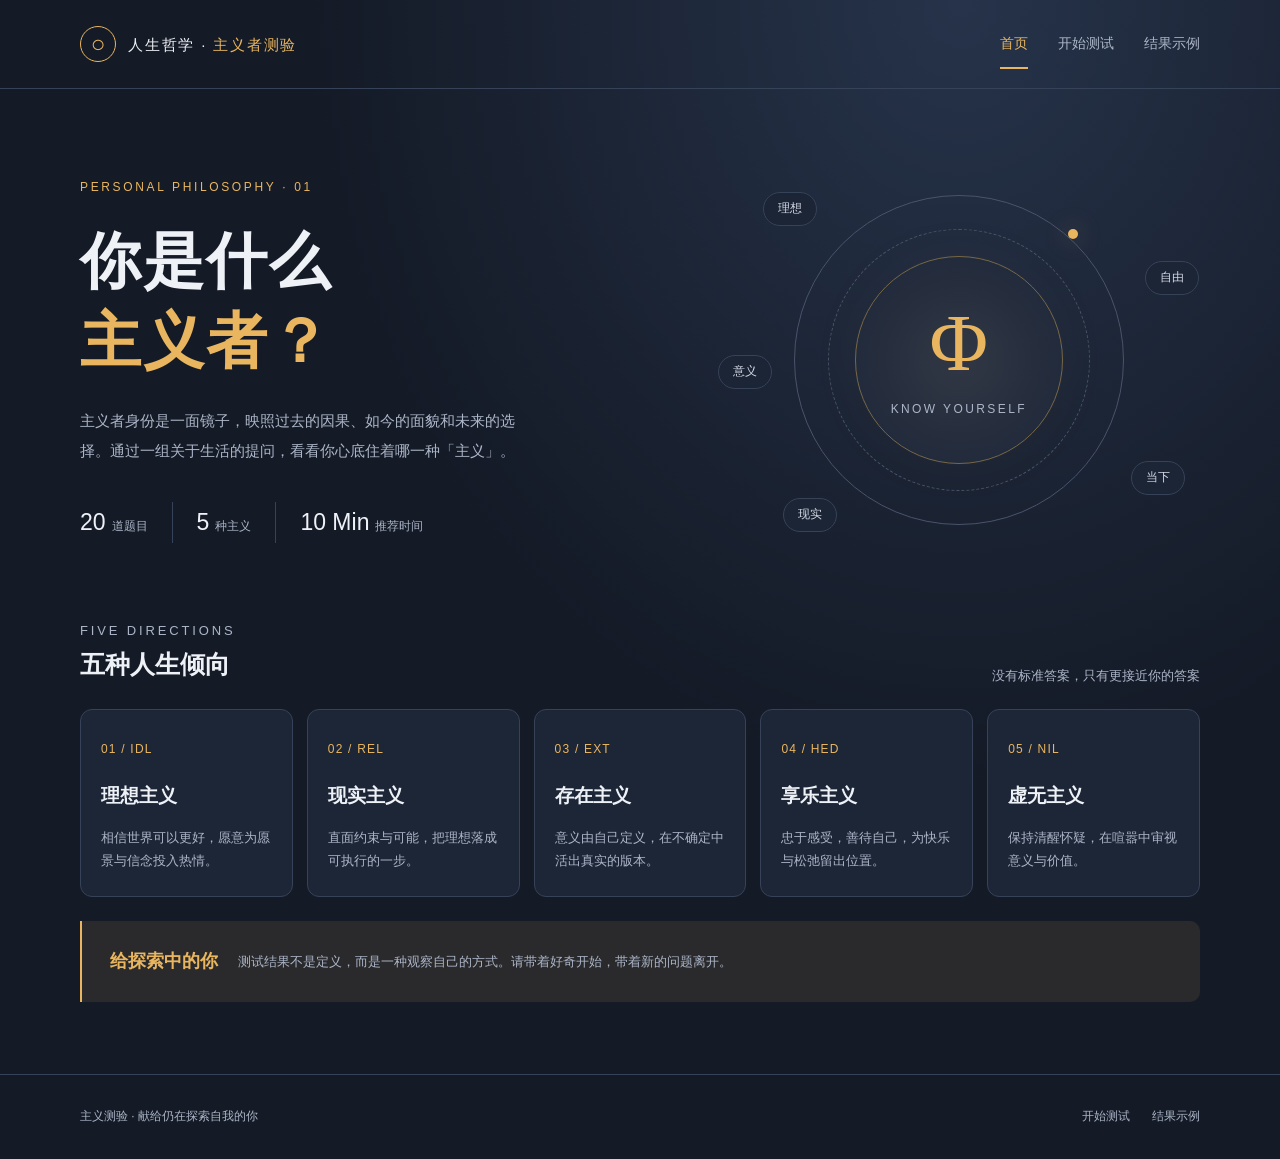
<file: index.html>
<!DOCTYPE html>
<html lang="zh-CN">
<head>
  <meta charset="UTF-8">
  <meta name="viewport" content="width=device-width, initial-scale=1.0">
  <title>主义者测验｜人生哲学测试</title>
  <link rel="stylesheet" href="css/main.css">
</head>
<body>
  <!-- 首页布局：成员一负责；公共样式位于 css/main.css。 -->
  <header class="site-header">
    <div class="container header-inner">
      <div class="brand">
        <span class="brand-mark">○</span>
        <span class="brand-name">人生哲学 · <b>主义者测验</b></span>
      </div>
      <div class="site-nav" aria-label="栏目展示">
        <span aria-current="page">首页</span>
        <span>开始测试</span>
        <span>结果示例</span>
      </div>
    </div>
  </header>

  <main>
    <section class="container hero">
      <div>
        <p class="eyebrow">PERSONAL PHILOSOPHY · 01</p>
        <h1>你是什么<br><span>主义者？</span></h1>
        <p class="hero-description">主义者身份是一面镜子，映照过去的因果、如今的面貌和未来的选择。通过一组关于生活的提问，看看你心底住着哪一种「主义」。</p>
        <div class="hero-facts" aria-label="测试信息">
          <p><strong>20</strong>道题目</p>
          <p><strong>5</strong>种主义</p>
          <p><strong>10 Min</strong>推荐时间</p>
        </div>
      </div>
      <div class="hero-art" aria-label="人生哲学装饰图形">
        <div class="orbit"></div>
        <span class="orbit-label label-one">理想</span>
        <span class="orbit-label label-two">自由</span>
        <span class="orbit-label label-three">当下</span>
        <span class="orbit-label label-four">现实</span>
        <span class="orbit-label label-five">意义</span>
        <div class="art-center"><span class="art-symbol">Φ</span><span class="art-caption">KNOW YOURSELF</span></div>
      </div>
    </section>

    <section class="container" id="about">
      <div class="section-heading">
        <div><p class="eyebrow">FIVE DIRECTIONS</p><h2>五种人生倾向</h2></div>
        <p>没有标准答案，只有更接近你的答案</p>
      </div>
      <div class="philosophy-grid">
        <article class="philosophy-card"><span class="card-index">01 / IDL</span><h3>理想主义</h3><p>相信世界可以更好，愿意为愿景与信念投入热情。</p></article>
        <article class="philosophy-card"><span class="card-index">02 / REL</span><h3>现实主义</h3><p>直面约束与可能，把理想落成可执行的一步。</p></article>
        <article class="philosophy-card"><span class="card-index">03 / EXT</span><h3>存在主义</h3><p>意义由自己定义，在不确定中活出真实的版本。</p></article>
        <article class="philosophy-card"><span class="card-index">04 / HED</span><h3>享乐主义</h3><p>忠于感受，善待自己，为快乐与松弛留出位置。</p></article>
        <article class="philosophy-card"><span class="card-index">05 / NIL</span><h3>虚无主义</h3><p>保持清醒怀疑，在喧嚣中审视意义与价值。</p></article>
      </div>
      <div class="home-note"><h2>给探索中的你</h2><p>测试结果不是定义，而是一种观察自己的方式。请带着好奇开始，带着新的问题离开。</p></div>
    </section>
  </main>

  <footer class="site-footer">
    <div class="container footer-inner"><span>主义测验 · 献给仍在探索自我的你</span><span class="footer-links"><span>开始测试</span><span>结果示例</span></span></div>
  </footer>
</body>
</html>
</file>
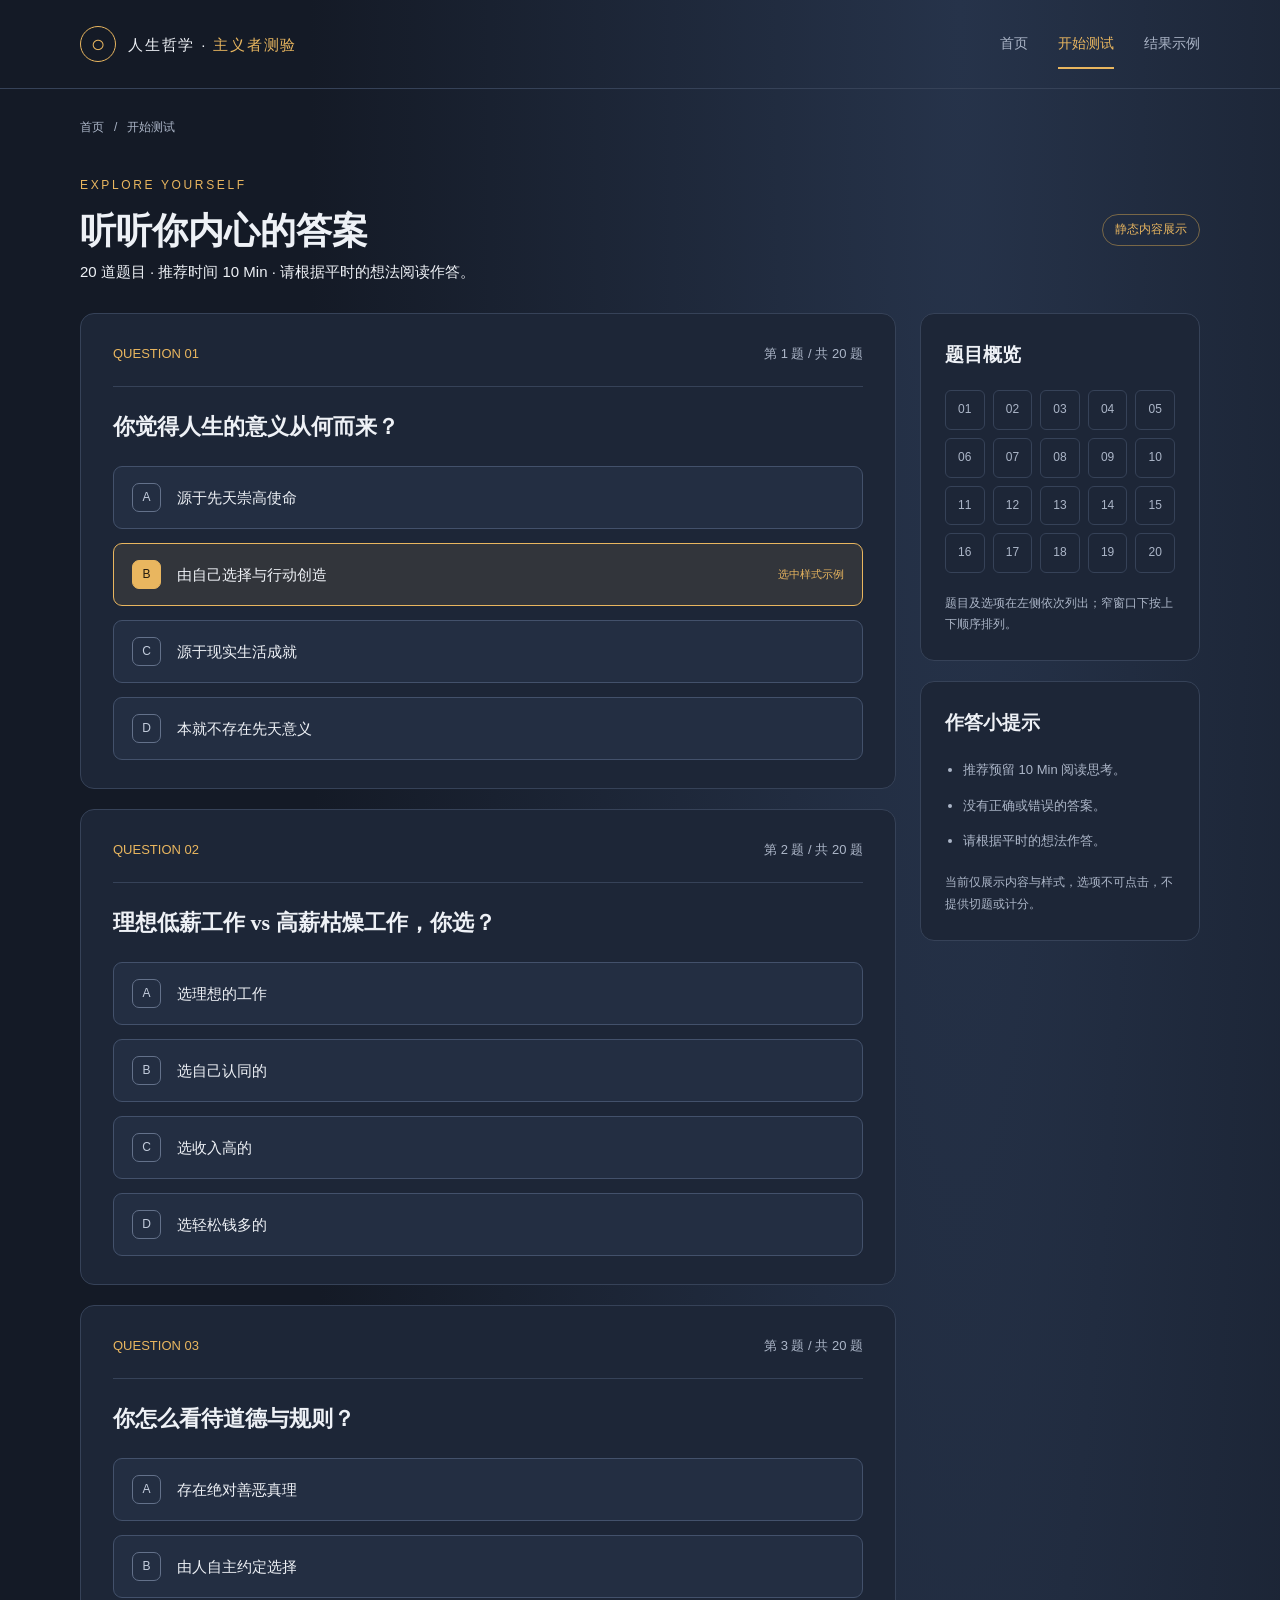
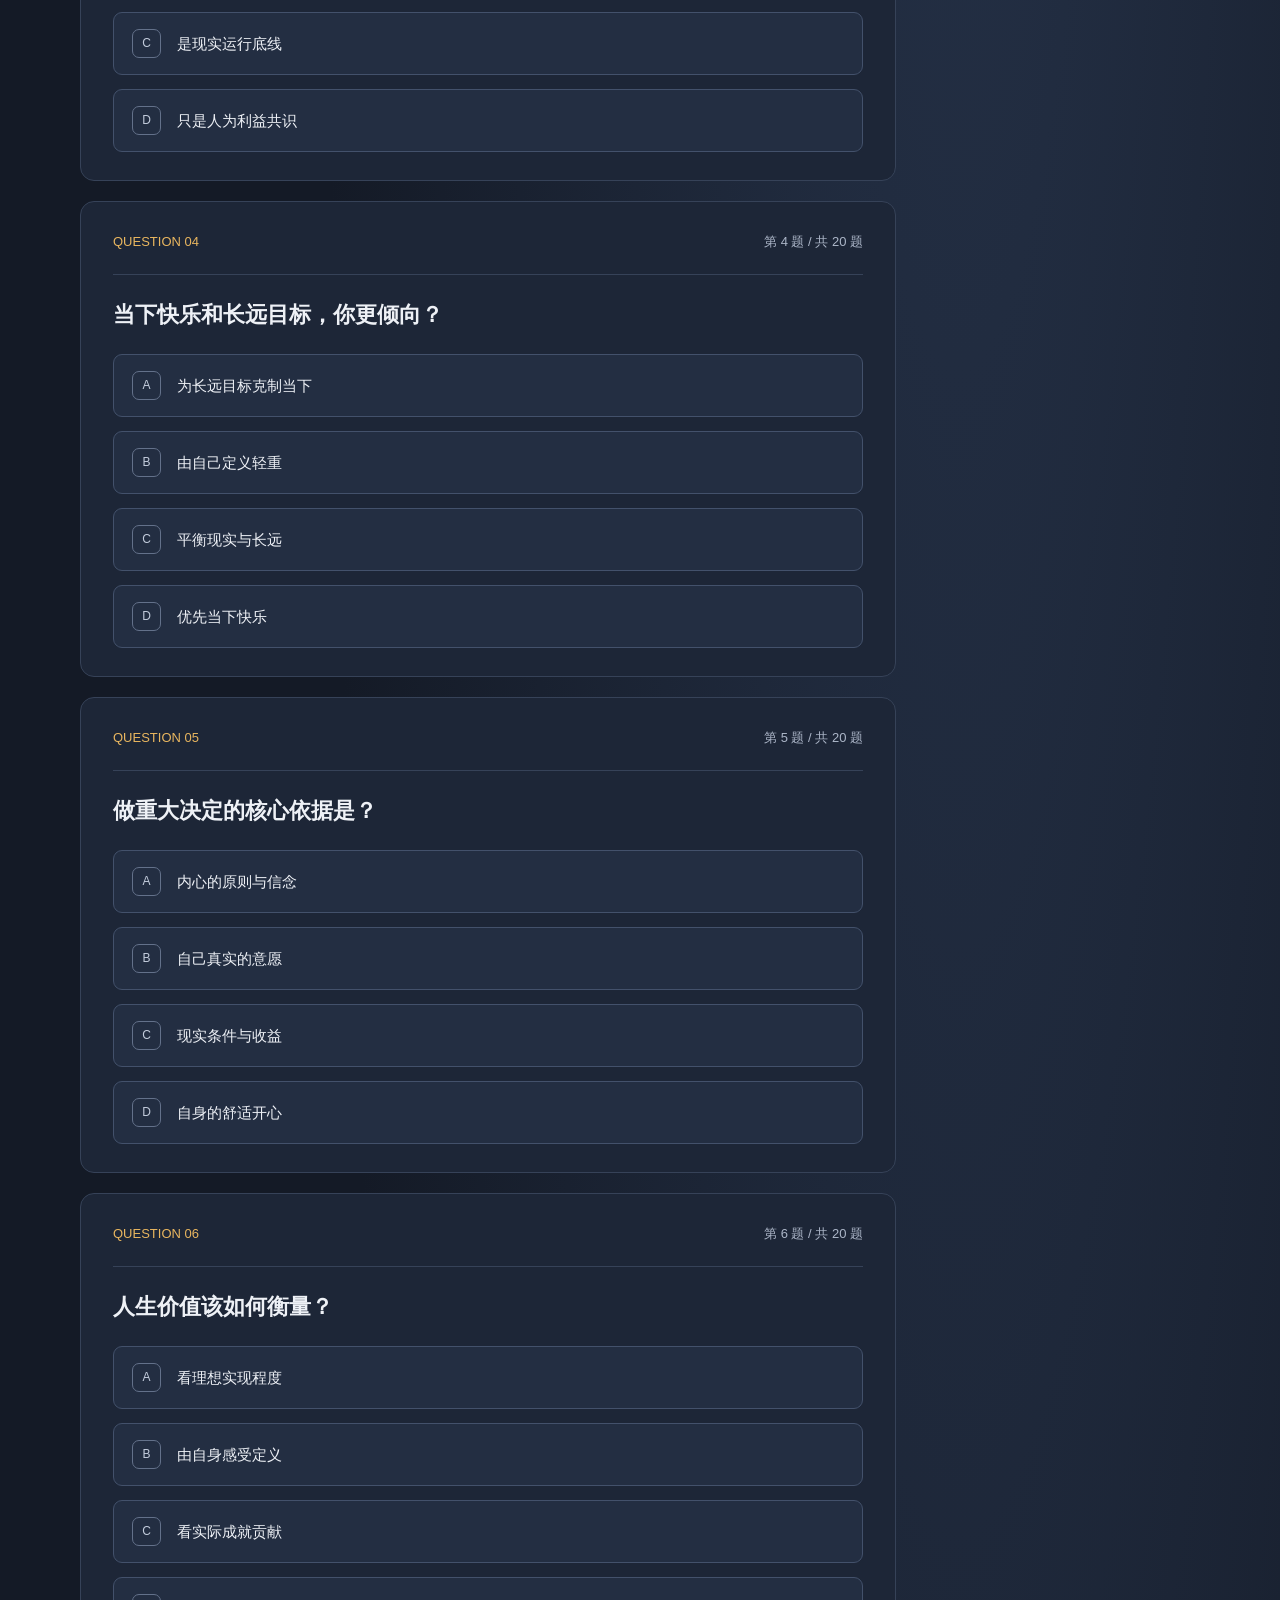
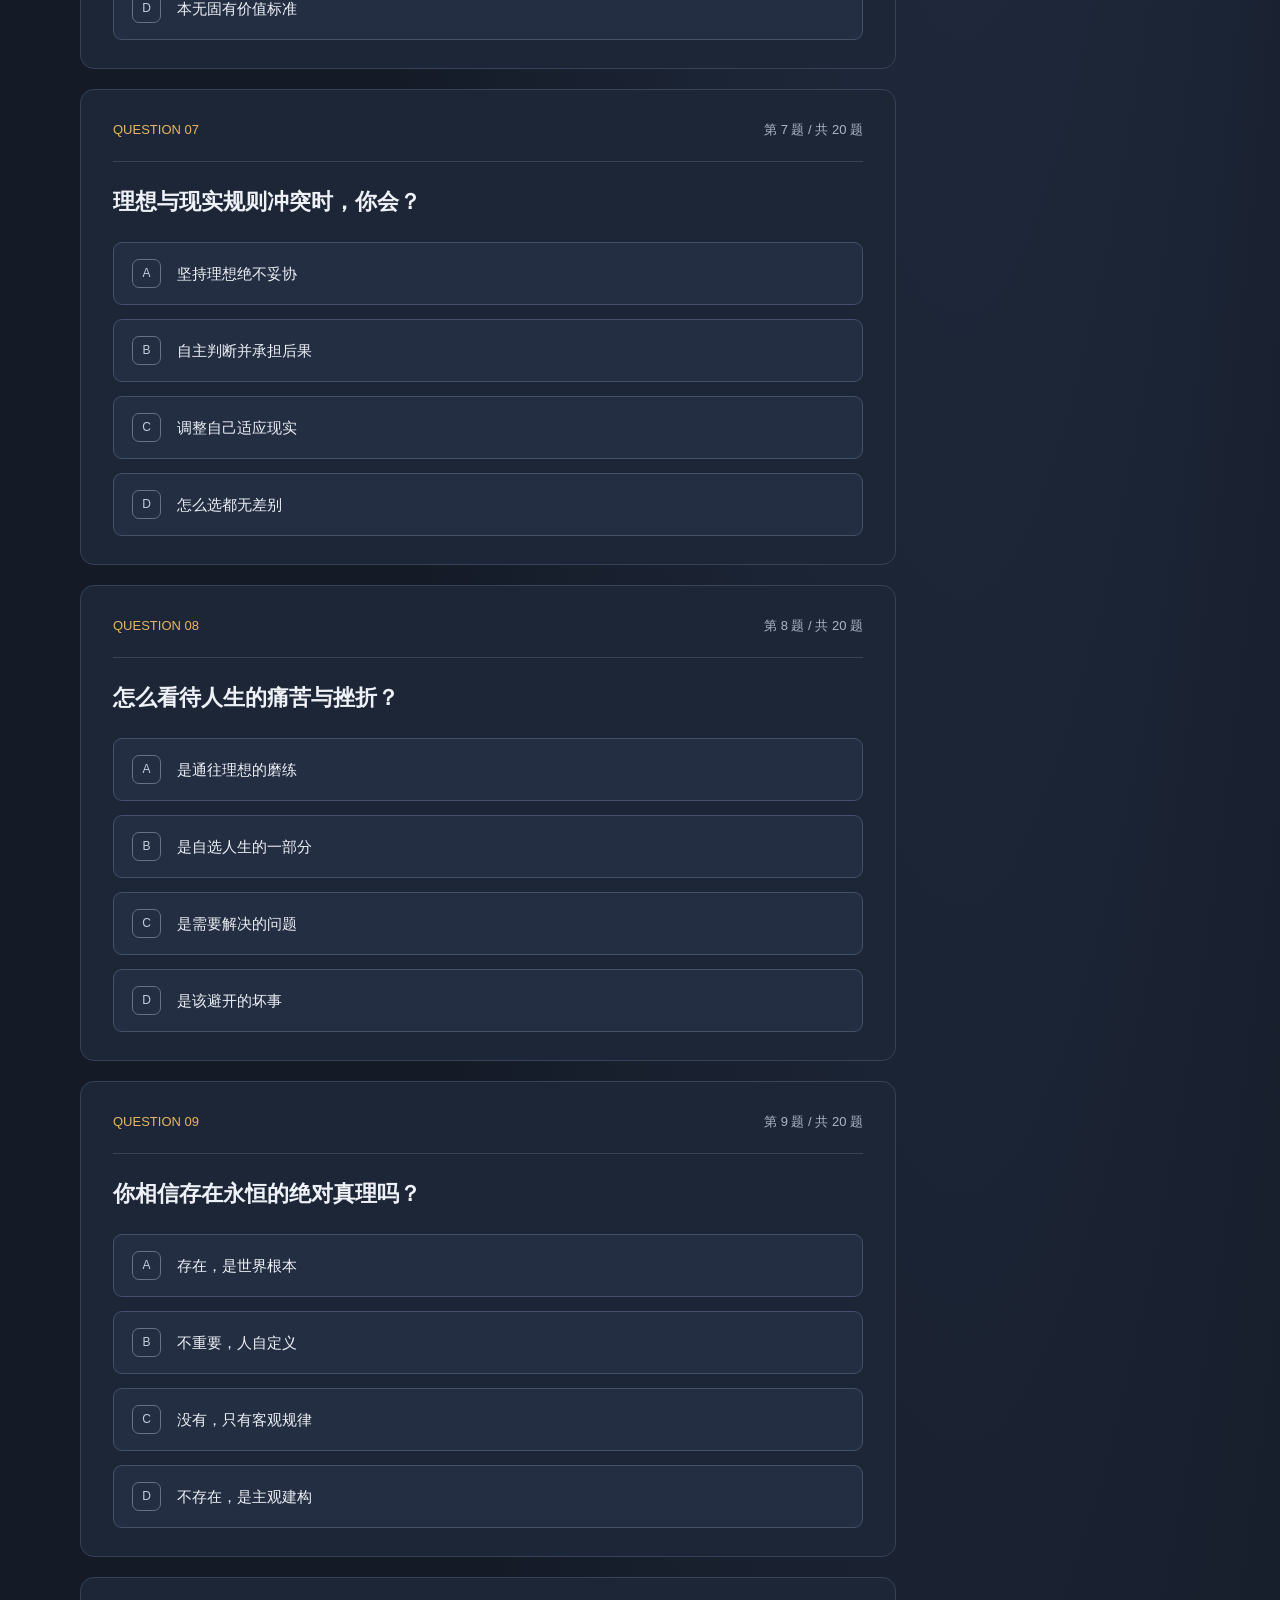
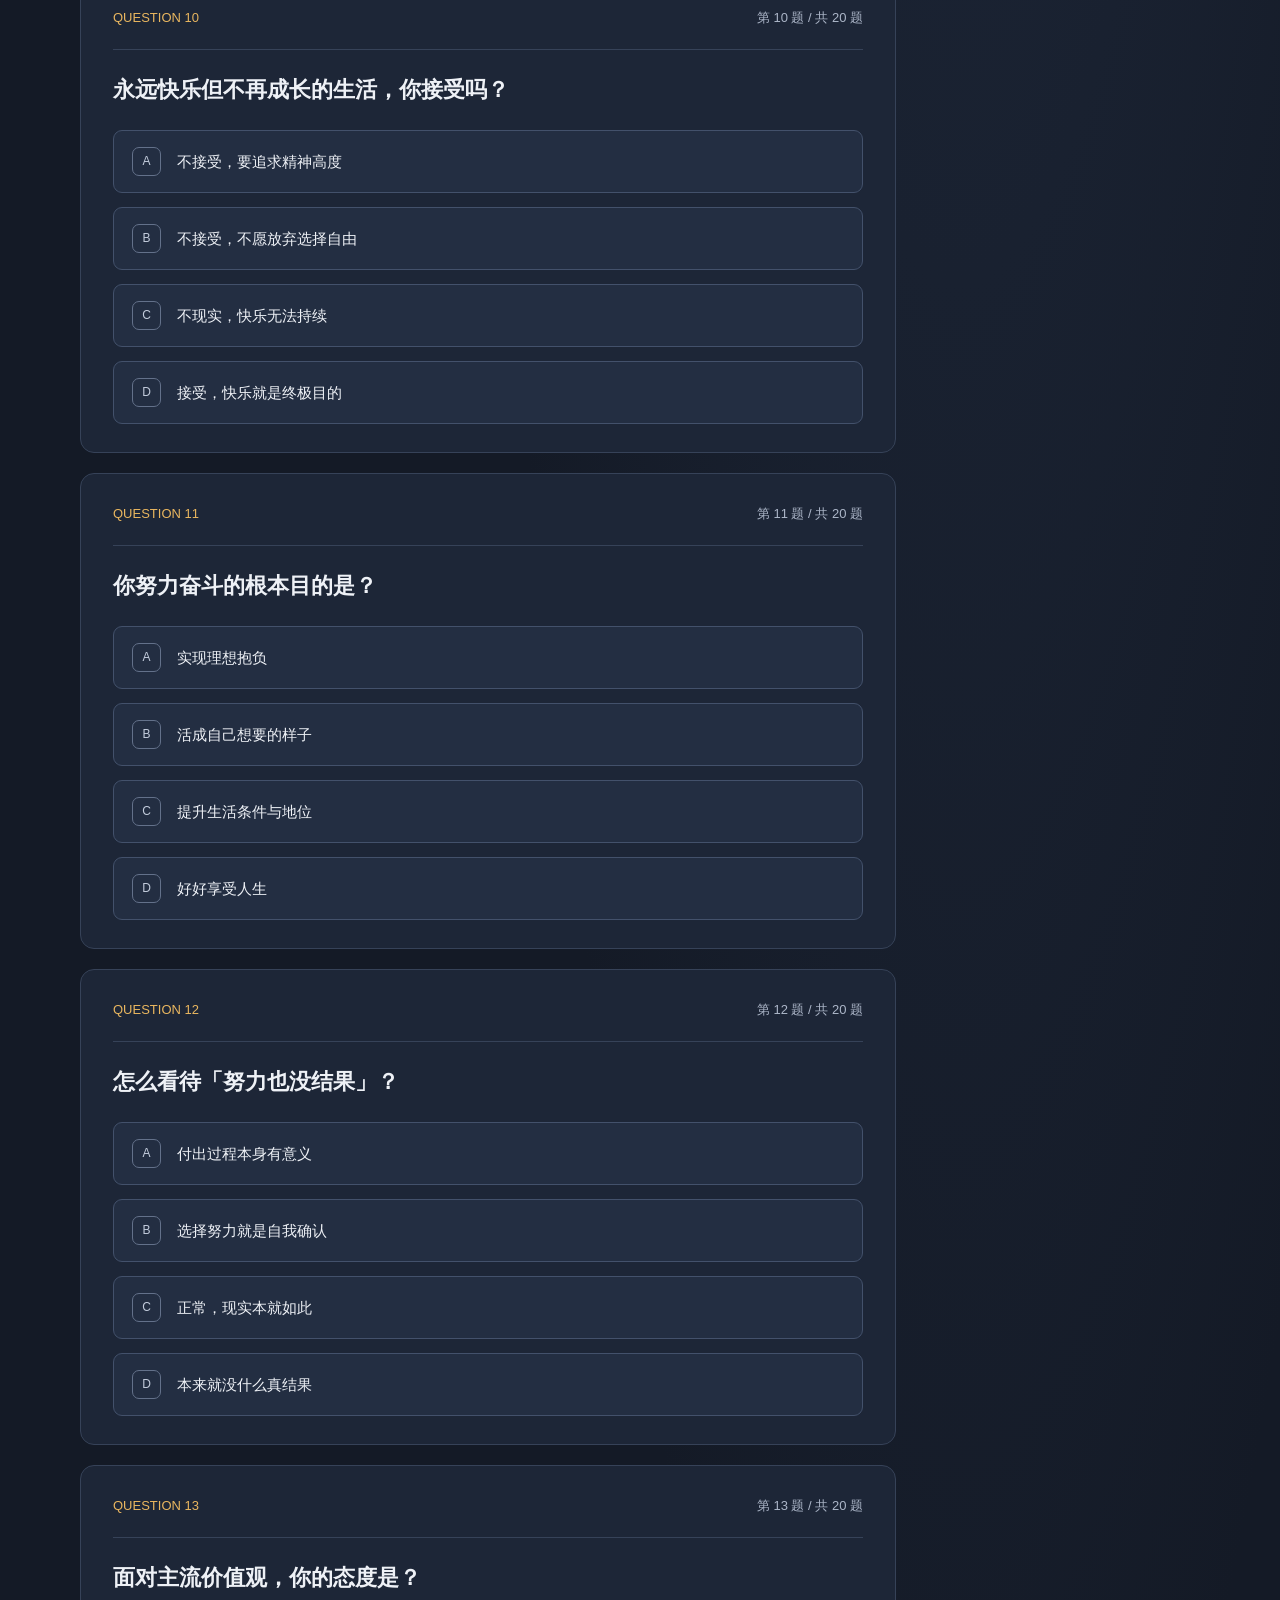
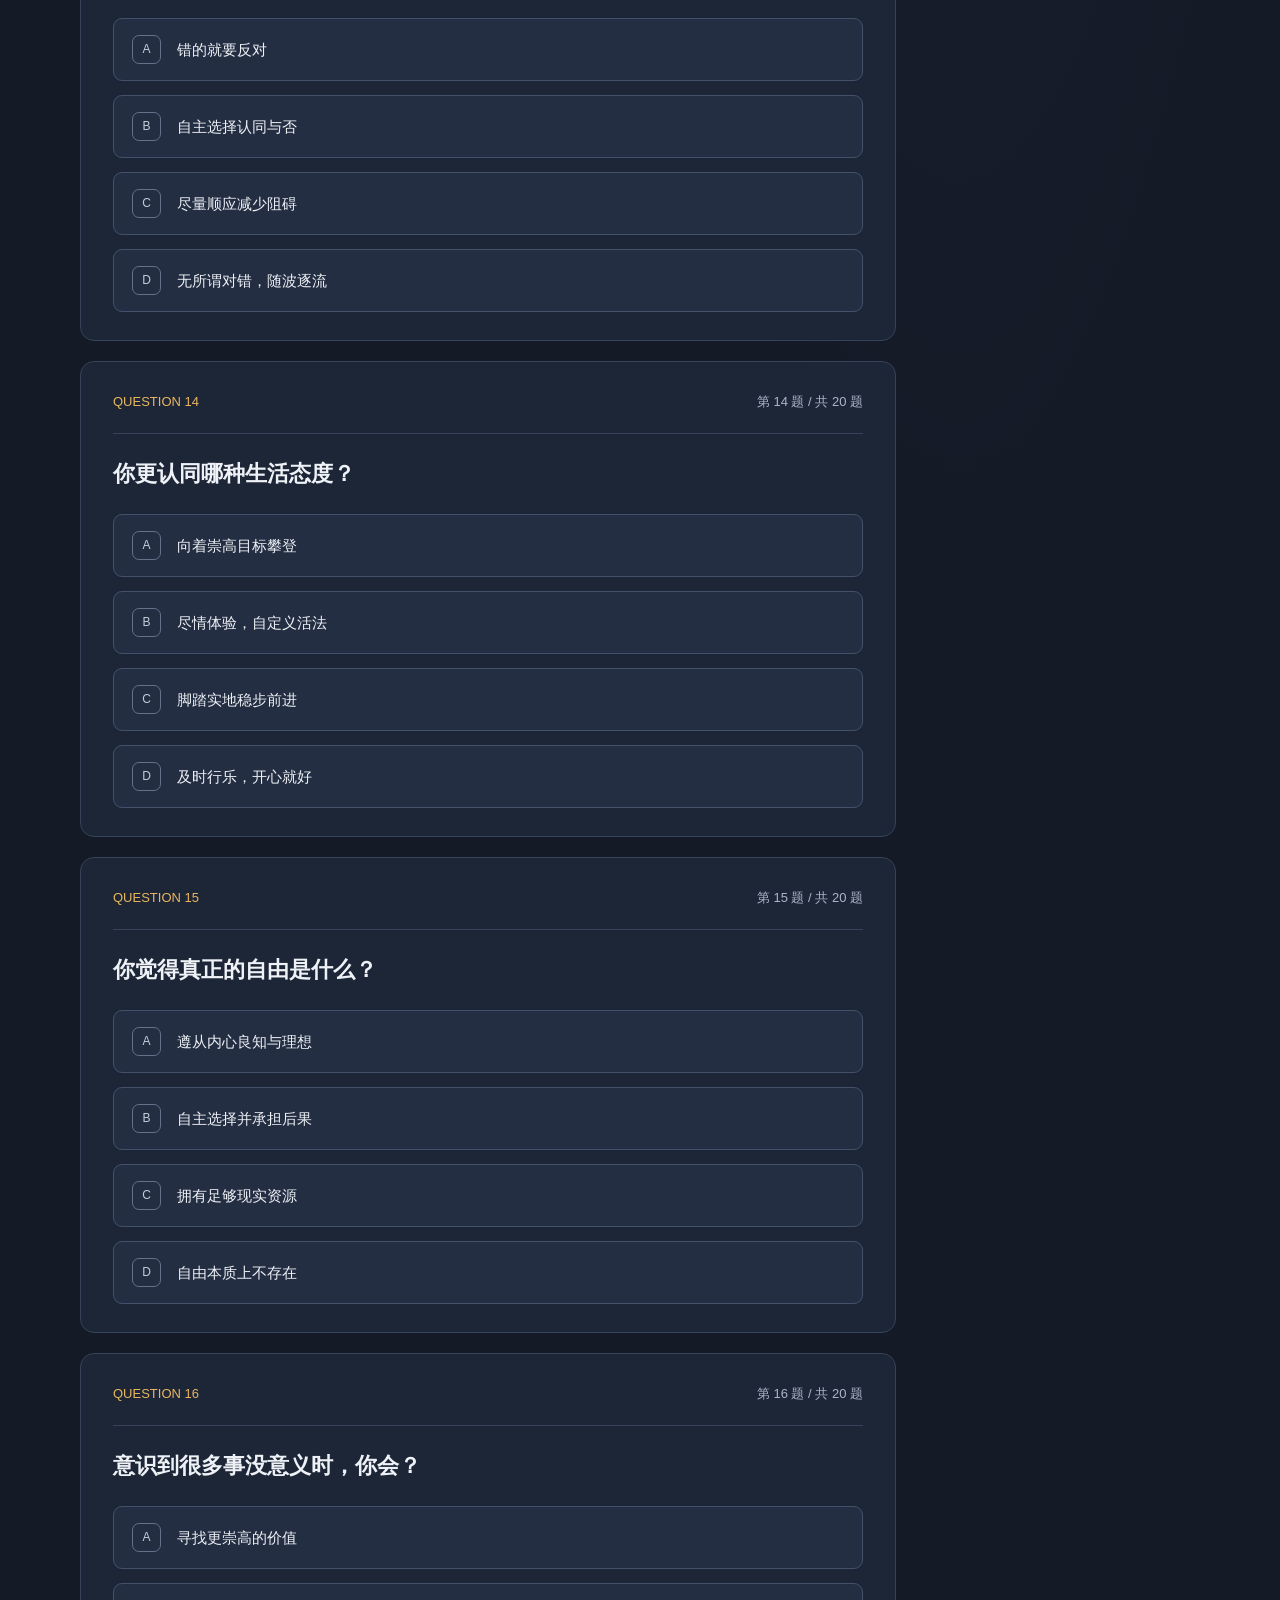
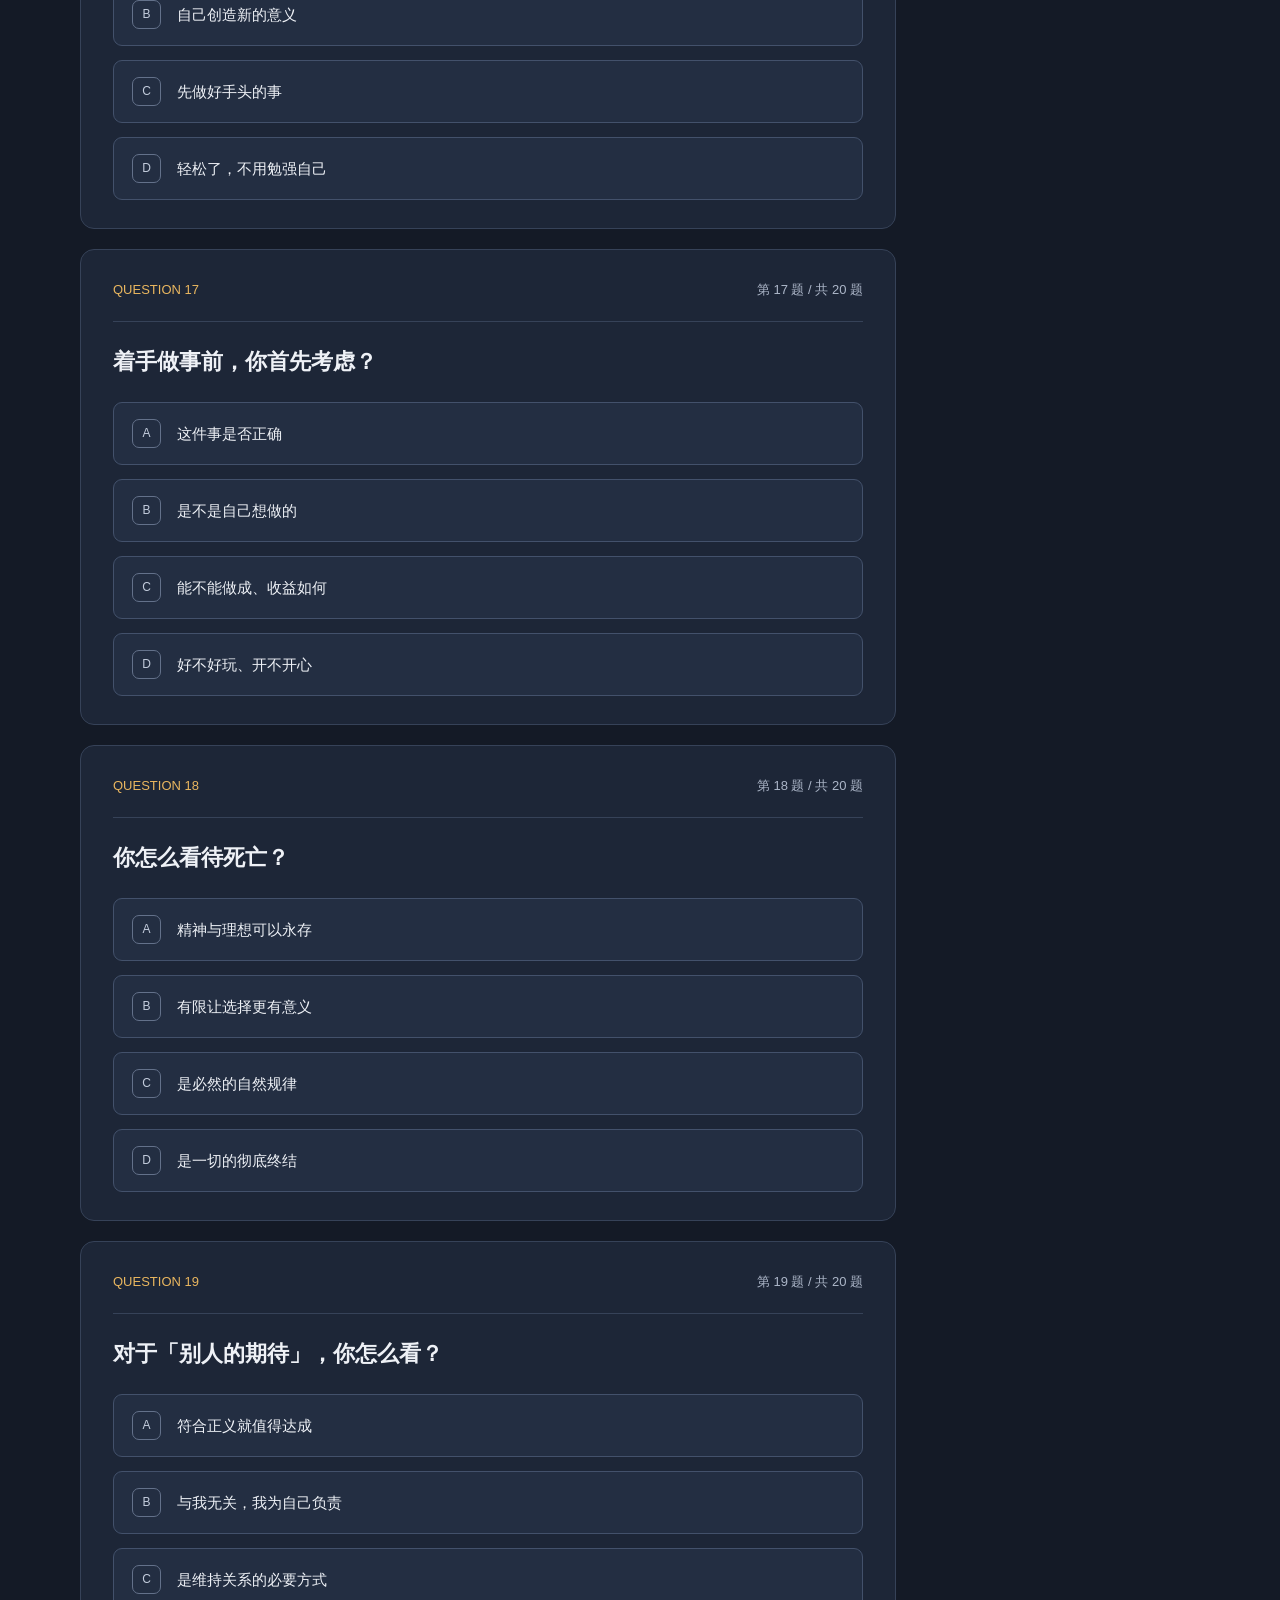
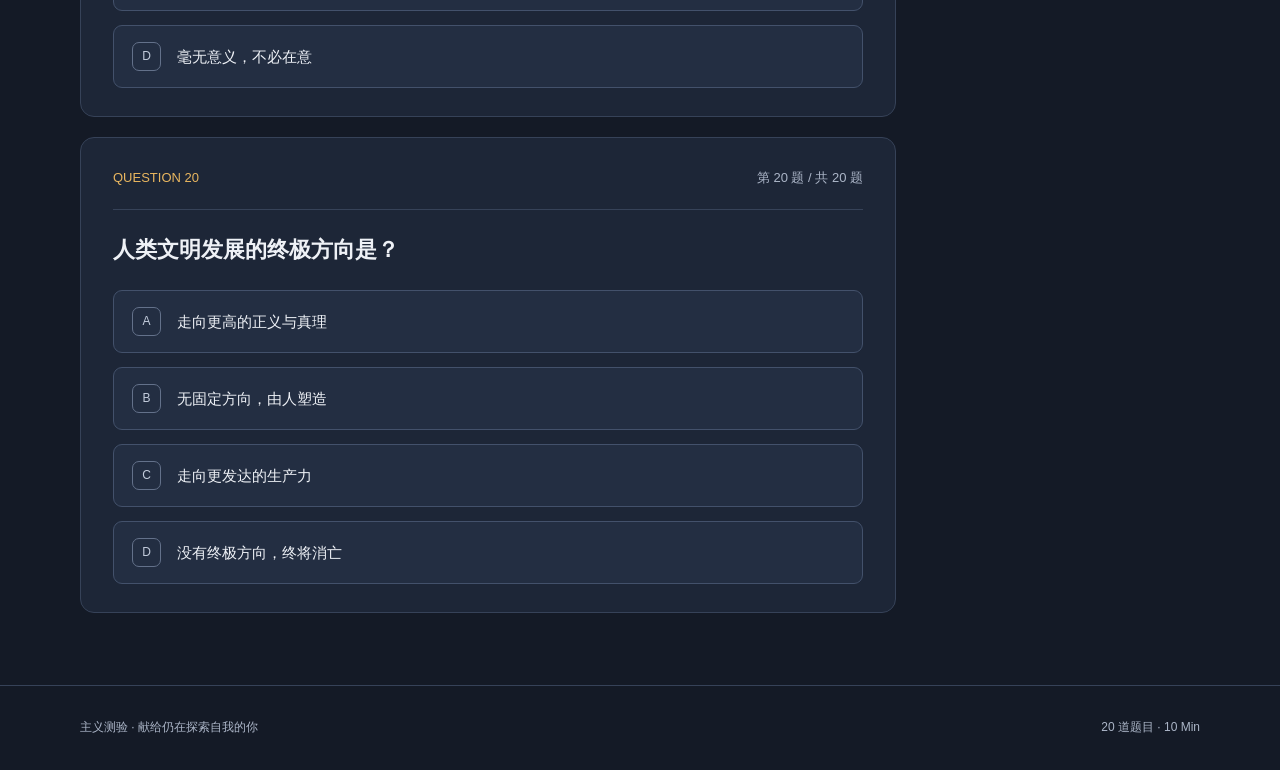
<file: quiz.html>
<!DOCTYPE html>
<html lang="zh-CN">
<head>
  <meta charset="UTF-8">
  <meta name="viewport" content="width=device-width, initial-scale=1.0">
  <title>答题页面｜主义者测验</title>
  <link rel="stylesheet" href="css/main.css">
</head>
<body>
  <!-- 成员二负责：完整题目静态展示；不提供页面跳转、答题及计分操作。 -->
  <header class="site-header">
    <div class="container header-inner">
      <div class="brand"><span class="brand-mark">○</span><span class="brand-name">人生哲学 · <b>主义者测验</b></span></div>
      <div class="site-nav" aria-label="栏目展示"><span>首页</span><span aria-current="page">开始测试</span><span>结果示例</span></div>
    </div>
  </header>
  <main class="container">
    <div class="breadcrumb"><span>首页</span><span aria-hidden="true">/</span><span>开始测试</span></div>
    <div class="page-heading page-heading-row">
      <div><p class="eyebrow">EXPLORE YOURSELF</p><h1>听听你内心的答案</h1><p>20 道题目 · 推荐时间 10 Min · 请根据平时的想法阅读作答。</p></div>
      <span class="preview-tag">静态内容展示</span>
    </div>
    <div class="quiz-layout">
      <div class="question-stack">
        <section class="panel static-question" aria-labelledby="q01">
          <div class="question-meta"><strong>QUESTION 01</strong><span>第 1 题 / 共 20 题</span></div>
          <h2 id="q01">你觉得人生的意义从何而来？</h2>
          <ol class="answer-list">
            <li class="answer-option"><span class="answer-letter">A</span><span class="answer-copy">源于先天崇高使命</span></li>
            <li class="answer-option is-example"><span class="answer-letter">B</span><span class="answer-copy">由自己选择与行动创造</span><span class="answer-example-label">选中样式示例</span></li>
            <li class="answer-option"><span class="answer-letter">C</span><span class="answer-copy">源于现实生活成就</span></li>
            <li class="answer-option"><span class="answer-letter">D</span><span class="answer-copy">本就不存在先天意义</span></li>
          </ol>
        </section>
        <section class="panel static-question" aria-labelledby="q02">
          <div class="question-meta"><strong>QUESTION 02</strong><span>第 2 题 / 共 20 题</span></div>
          <h2 id="q02">理想低薪工作 vs 高薪枯燥工作，你选？</h2>
          <ol class="answer-list">
            <li class="answer-option"><span class="answer-letter">A</span><span class="answer-copy">选理想的工作</span></li>
            <li class="answer-option"><span class="answer-letter">B</span><span class="answer-copy">选自己认同的</span></li>
            <li class="answer-option"><span class="answer-letter">C</span><span class="answer-copy">选收入高的</span></li>
            <li class="answer-option"><span class="answer-letter">D</span><span class="answer-copy">选轻松钱多的</span></li>
          </ol>
        </section>
        <section class="panel static-question" aria-labelledby="q03">
          <div class="question-meta"><strong>QUESTION 03</strong><span>第 3 题 / 共 20 题</span></div>
          <h2 id="q03">你怎么看待道德与规则？</h2>
          <ol class="answer-list">
            <li class="answer-option"><span class="answer-letter">A</span><span class="answer-copy">存在绝对善恶真理</span></li>
            <li class="answer-option"><span class="answer-letter">B</span><span class="answer-copy">由人自主约定选择</span></li>
            <li class="answer-option"><span class="answer-letter">C</span><span class="answer-copy">是现实运行底线</span></li>
            <li class="answer-option"><span class="answer-letter">D</span><span class="answer-copy">只是人为利益共识</span></li>
          </ol>
        </section>
        <section class="panel static-question" aria-labelledby="q04">
          <div class="question-meta"><strong>QUESTION 04</strong><span>第 4 题 / 共 20 题</span></div>
          <h2 id="q04">当下快乐和长远目标，你更倾向？</h2>
          <ol class="answer-list">
            <li class="answer-option"><span class="answer-letter">A</span><span class="answer-copy">为长远目标克制当下</span></li>
            <li class="answer-option"><span class="answer-letter">B</span><span class="answer-copy">由自己定义轻重</span></li>
            <li class="answer-option"><span class="answer-letter">C</span><span class="answer-copy">平衡现实与长远</span></li>
            <li class="answer-option"><span class="answer-letter">D</span><span class="answer-copy">优先当下快乐</span></li>
          </ol>
        </section>
        <section class="panel static-question" aria-labelledby="q05">
          <div class="question-meta"><strong>QUESTION 05</strong><span>第 5 题 / 共 20 题</span></div>
          <h2 id="q05">做重大决定的核心依据是？</h2>
          <ol class="answer-list">
            <li class="answer-option"><span class="answer-letter">A</span><span class="answer-copy">内心的原则与信念</span></li>
            <li class="answer-option"><span class="answer-letter">B</span><span class="answer-copy">自己真实的意愿</span></li>
            <li class="answer-option"><span class="answer-letter">C</span><span class="answer-copy">现实条件与收益</span></li>
            <li class="answer-option"><span class="answer-letter">D</span><span class="answer-copy">自身的舒适开心</span></li>
          </ol>
        </section>
        <section class="panel static-question" aria-labelledby="q06">
          <div class="question-meta"><strong>QUESTION 06</strong><span>第 6 题 / 共 20 题</span></div>
          <h2 id="q06">人生价值该如何衡量？</h2>
          <ol class="answer-list">
            <li class="answer-option"><span class="answer-letter">A</span><span class="answer-copy">看理想实现程度</span></li>
            <li class="answer-option"><span class="answer-letter">B</span><span class="answer-copy">由自身感受定义</span></li>
            <li class="answer-option"><span class="answer-letter">C</span><span class="answer-copy">看实际成就贡献</span></li>
            <li class="answer-option"><span class="answer-letter">D</span><span class="answer-copy">本无固有价值标准</span></li>
          </ol>
        </section>
        <section class="panel static-question" aria-labelledby="q07">
          <div class="question-meta"><strong>QUESTION 07</strong><span>第 7 题 / 共 20 题</span></div>
          <h2 id="q07">理想与现实规则冲突时，你会？</h2>
          <ol class="answer-list">
            <li class="answer-option"><span class="answer-letter">A</span><span class="answer-copy">坚持理想绝不妥协</span></li>
            <li class="answer-option"><span class="answer-letter">B</span><span class="answer-copy">自主判断并承担后果</span></li>
            <li class="answer-option"><span class="answer-letter">C</span><span class="answer-copy">调整自己适应现实</span></li>
            <li class="answer-option"><span class="answer-letter">D</span><span class="answer-copy">怎么选都无差别</span></li>
          </ol>
        </section>
        <section class="panel static-question" aria-labelledby="q08">
          <div class="question-meta"><strong>QUESTION 08</strong><span>第 8 题 / 共 20 题</span></div>
          <h2 id="q08">怎么看待人生的痛苦与挫折？</h2>
          <ol class="answer-list">
            <li class="answer-option"><span class="answer-letter">A</span><span class="answer-copy">是通往理想的磨练</span></li>
            <li class="answer-option"><span class="answer-letter">B</span><span class="answer-copy">是自选人生的一部分</span></li>
            <li class="answer-option"><span class="answer-letter">C</span><span class="answer-copy">是需要解决的问题</span></li>
            <li class="answer-option"><span class="answer-letter">D</span><span class="answer-copy">是该避开的坏事</span></li>
          </ol>
        </section>
        <section class="panel static-question" aria-labelledby="q09">
          <div class="question-meta"><strong>QUESTION 09</strong><span>第 9 题 / 共 20 题</span></div>
          <h2 id="q09">你相信存在永恒的绝对真理吗？</h2>
          <ol class="answer-list">
            <li class="answer-option"><span class="answer-letter">A</span><span class="answer-copy">存在，是世界根本</span></li>
            <li class="answer-option"><span class="answer-letter">B</span><span class="answer-copy">不重要，人自定义</span></li>
            <li class="answer-option"><span class="answer-letter">C</span><span class="answer-copy">没有，只有客观规律</span></li>
            <li class="answer-option"><span class="answer-letter">D</span><span class="answer-copy">不存在，是主观建构</span></li>
          </ol>
        </section>
        <section class="panel static-question" aria-labelledby="q10">
          <div class="question-meta"><strong>QUESTION 10</strong><span>第 10 题 / 共 20 题</span></div>
          <h2 id="q10">永远快乐但不再成长的生活，你接受吗？</h2>
          <ol class="answer-list">
            <li class="answer-option"><span class="answer-letter">A</span><span class="answer-copy">不接受，要追求精神高度</span></li>
            <li class="answer-option"><span class="answer-letter">B</span><span class="answer-copy">不接受，不愿放弃选择自由</span></li>
            <li class="answer-option"><span class="answer-letter">C</span><span class="answer-copy">不现实，快乐无法持续</span></li>
            <li class="answer-option"><span class="answer-letter">D</span><span class="answer-copy">接受，快乐就是终极目的</span></li>
          </ol>
        </section>
        <section class="panel static-question" aria-labelledby="q11">
          <div class="question-meta"><strong>QUESTION 11</strong><span>第 11 题 / 共 20 题</span></div>
          <h2 id="q11">你努力奋斗的根本目的是？</h2>
          <ol class="answer-list">
            <li class="answer-option"><span class="answer-letter">A</span><span class="answer-copy">实现理想抱负</span></li>
            <li class="answer-option"><span class="answer-letter">B</span><span class="answer-copy">活成自己想要的样子</span></li>
            <li class="answer-option"><span class="answer-letter">C</span><span class="answer-copy">提升生活条件与地位</span></li>
            <li class="answer-option"><span class="answer-letter">D</span><span class="answer-copy">好好享受人生</span></li>
          </ol>
        </section>
        <section class="panel static-question" aria-labelledby="q12">
          <div class="question-meta"><strong>QUESTION 12</strong><span>第 12 题 / 共 20 题</span></div>
          <h2 id="q12">怎么看待「努力也没结果」？</h2>
          <ol class="answer-list">
            <li class="answer-option"><span class="answer-letter">A</span><span class="answer-copy">付出过程本身有意义</span></li>
            <li class="answer-option"><span class="answer-letter">B</span><span class="answer-copy">选择努力就是自我确认</span></li>
            <li class="answer-option"><span class="answer-letter">C</span><span class="answer-copy">正常，现实本就如此</span></li>
            <li class="answer-option"><span class="answer-letter">D</span><span class="answer-copy">本来就没什么真结果</span></li>
          </ol>
        </section>
        <section class="panel static-question" aria-labelledby="q13">
          <div class="question-meta"><strong>QUESTION 13</strong><span>第 13 题 / 共 20 题</span></div>
          <h2 id="q13">面对主流价值观，你的态度是？</h2>
          <ol class="answer-list">
            <li class="answer-option"><span class="answer-letter">A</span><span class="answer-copy">错的就要反对</span></li>
            <li class="answer-option"><span class="answer-letter">B</span><span class="answer-copy">自主选择认同与否</span></li>
            <li class="answer-option"><span class="answer-letter">C</span><span class="answer-copy">尽量顺应减少阻碍</span></li>
            <li class="answer-option"><span class="answer-letter">D</span><span class="answer-copy">无所谓对错，随波逐流</span></li>
          </ol>
        </section>
        <section class="panel static-question" aria-labelledby="q14">
          <div class="question-meta"><strong>QUESTION 14</strong><span>第 14 题 / 共 20 题</span></div>
          <h2 id="q14">你更认同哪种生活态度？</h2>
          <ol class="answer-list">
            <li class="answer-option"><span class="answer-letter">A</span><span class="answer-copy">向着崇高目标攀登</span></li>
            <li class="answer-option"><span class="answer-letter">B</span><span class="answer-copy">尽情体验，自定义活法</span></li>
            <li class="answer-option"><span class="answer-letter">C</span><span class="answer-copy">脚踏实地稳步前进</span></li>
            <li class="answer-option"><span class="answer-letter">D</span><span class="answer-copy">及时行乐，开心就好</span></li>
          </ol>
        </section>
        <section class="panel static-question" aria-labelledby="q15">
          <div class="question-meta"><strong>QUESTION 15</strong><span>第 15 题 / 共 20 题</span></div>
          <h2 id="q15">你觉得真正的自由是什么？</h2>
          <ol class="answer-list">
            <li class="answer-option"><span class="answer-letter">A</span><span class="answer-copy">遵从内心良知与理想</span></li>
            <li class="answer-option"><span class="answer-letter">B</span><span class="answer-copy">自主选择并承担后果</span></li>
            <li class="answer-option"><span class="answer-letter">C</span><span class="answer-copy">拥有足够现实资源</span></li>
            <li class="answer-option"><span class="answer-letter">D</span><span class="answer-copy">自由本质上不存在</span></li>
          </ol>
        </section>
        <section class="panel static-question" aria-labelledby="q16">
          <div class="question-meta"><strong>QUESTION 16</strong><span>第 16 题 / 共 20 题</span></div>
          <h2 id="q16">意识到很多事没意义时，你会？</h2>
          <ol class="answer-list">
            <li class="answer-option"><span class="answer-letter">A</span><span class="answer-copy">寻找更崇高的价值</span></li>
            <li class="answer-option"><span class="answer-letter">B</span><span class="answer-copy">自己创造新的意义</span></li>
            <li class="answer-option"><span class="answer-letter">C</span><span class="answer-copy">先做好手头的事</span></li>
            <li class="answer-option"><span class="answer-letter">D</span><span class="answer-copy">轻松了，不用勉强自己</span></li>
          </ol>
        </section>
        <section class="panel static-question" aria-labelledby="q17">
          <div class="question-meta"><strong>QUESTION 17</strong><span>第 17 题 / 共 20 题</span></div>
          <h2 id="q17">着手做事前，你首先考虑？</h2>
          <ol class="answer-list">
            <li class="answer-option"><span class="answer-letter">A</span><span class="answer-copy">这件事是否正确</span></li>
            <li class="answer-option"><span class="answer-letter">B</span><span class="answer-copy">是不是自己想做的</span></li>
            <li class="answer-option"><span class="answer-letter">C</span><span class="answer-copy">能不能做成、收益如何</span></li>
            <li class="answer-option"><span class="answer-letter">D</span><span class="answer-copy">好不好玩、开不开心</span></li>
          </ol>
        </section>
        <section class="panel static-question" aria-labelledby="q18">
          <div class="question-meta"><strong>QUESTION 18</strong><span>第 18 题 / 共 20 题</span></div>
          <h2 id="q18">你怎么看待死亡？</h2>
          <ol class="answer-list">
            <li class="answer-option"><span class="answer-letter">A</span><span class="answer-copy">精神与理想可以永存</span></li>
            <li class="answer-option"><span class="answer-letter">B</span><span class="answer-copy">有限让选择更有意义</span></li>
            <li class="answer-option"><span class="answer-letter">C</span><span class="answer-copy">是必然的自然规律</span></li>
            <li class="answer-option"><span class="answer-letter">D</span><span class="answer-copy">是一切的彻底终结</span></li>
          </ol>
        </section>
        <section class="panel static-question" aria-labelledby="q19">
          <div class="question-meta"><strong>QUESTION 19</strong><span>第 19 题 / 共 20 题</span></div>
          <h2 id="q19">对于「别人的期待」，你怎么看？</h2>
          <ol class="answer-list">
            <li class="answer-option"><span class="answer-letter">A</span><span class="answer-copy">符合正义就值得达成</span></li>
            <li class="answer-option"><span class="answer-letter">B</span><span class="answer-copy">与我无关，我为自己负责</span></li>
            <li class="answer-option"><span class="answer-letter">C</span><span class="answer-copy">是维持关系的必要方式</span></li>
            <li class="answer-option"><span class="answer-letter">D</span><span class="answer-copy">毫无意义，不必在意</span></li>
          </ol>
        </section>
        <section class="panel static-question" aria-labelledby="q20">
          <div class="question-meta"><strong>QUESTION 20</strong><span>第 20 题 / 共 20 题</span></div>
          <h2 id="q20">人类文明发展的终极方向是？</h2>
          <ol class="answer-list">
            <li class="answer-option"><span class="answer-letter">A</span><span class="answer-copy">走向更高的正义与真理</span></li>
            <li class="answer-option"><span class="answer-letter">B</span><span class="answer-copy">无固定方向，由人塑造</span></li>
            <li class="answer-option"><span class="answer-letter">C</span><span class="answer-copy">走向更发达的生产力</span></li>
            <li class="answer-option"><span class="answer-letter">D</span><span class="answer-copy">没有终极方向，终将消亡</span></li>
          </ol>
        </section>
      </div>
      <aside aria-label="答题辅助信息">
        <section class="panel side-panel">
          <h2>题目概览</h2>
          <ol class="question-numbers" aria-label="20 道题目的静态布局">
            <li>01</li><li>02</li><li>03</li><li>04</li><li>05</li>
            <li>06</li><li>07</li><li>08</li><li>09</li><li>10</li>
            <li>11</li><li>12</li><li>13</li><li>14</li><li>15</li>
            <li>16</li><li>17</li><li>18</li><li>19</li><li>20</li>
          </ol>
          <p class="layout-note">题目及选项在左侧依次列出；窄窗口下按上下顺序排列。</p>
        </section>
        <section class="panel side-panel">
          <h2>作答小提示</h2>
          <ul class="tip-list"><li>推荐预留 10 Min 阅读思考。</li><li>没有正确或错误的答案。</li><li>请根据平时的想法作答。</li></ul>
          <p class="layout-note">当前仅展示内容与样式，选项不可点击，不提供切题或计分。</p>
        </section>
      </aside>
    </div>
  </main>
  <footer class="site-footer"><div class="container footer-inner"><span>主义测验 · 献给仍在探索自我的你</span><span>20 道题目 · 10 Min</span></div></footer>
</body>
</html>
</file>
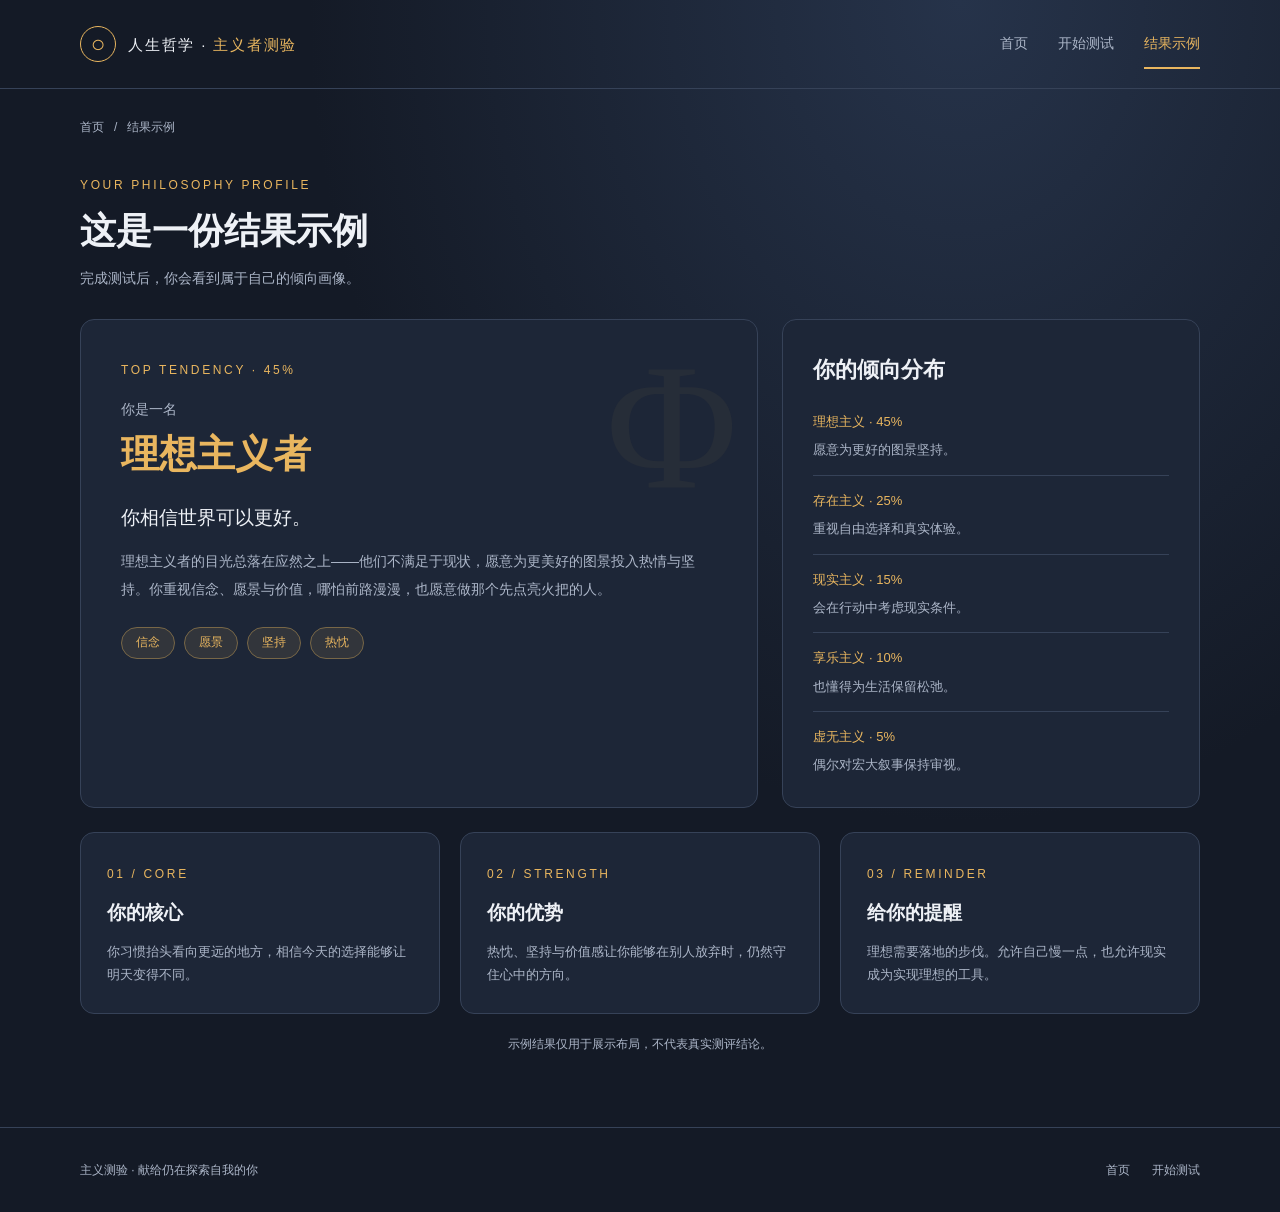
<file: result.html>
<!DOCTYPE html>
<html lang="zh-CN">
<head>
  <meta charset="UTF-8">
  <meta name="viewport" content="width=device-width, initial-scale=1.0">
  <title>结果示例｜主义者测验</title>
  <link rel="stylesheet" href="css/main.css">
</head>
<body>
  <!-- 结果页面：成员二负责。数据为静态展示，暂不接入答题计分逻辑。 -->
  <header class="site-header">
    <div class="container header-inner">
      <div class="brand"><span class="brand-mark">○</span><span class="brand-name">人生哲学 · <b>主义者测验</b></span></div>
      <div class="site-nav" aria-label="栏目展示"><span>首页</span><span>开始测试</span><span aria-current="page">结果示例</span></div>
    </div>
  </header>

  <main class="container">
    <nav class="breadcrumb" aria-label="当前位置"><span>首页</span><span aria-hidden="true">/</span><span>结果示例</span></nav>
    <div class="page-heading"><p class="eyebrow">YOUR PHILOSOPHY PROFILE</p><h1>这是一份结果示例</h1><p>完成测试后，你会看到属于自己的倾向画像。</p></div>

    <section class="result-layout">
      <article class="panel result-primary">
        <span class="result-watermark" aria-hidden="true">Φ</span>
        <p class="eyebrow">TOP TENDENCY · 45%</p>
        <h2><span>你是一名</span><em>理想主义者</em></h2>
        <p class="result-lead">你相信世界可以更好。</p>
        <p class="result-description">理想主义者的目光总落在应然之上——他们不满足于现状，愿意为更美好的图景投入热情与坚持。你重视信念、愿景与价值，哪怕前路漫漫，也愿意做那个先点亮火把的人。</p>
        <ul class="keyword-list" aria-label="关键词"><li>信念</li><li>愿景</li><li>坚持</li><li>热忱</li></ul>
      </article>
      <aside class="panel result-side">
        <h2>你的倾向分布</h2>
        <dl class="profile-list">
          <div><dt>理想主义 · 45%</dt><dd>愿意为更好的图景坚持。</dd></div>
          <div><dt>存在主义 · 25%</dt><dd>重视自由选择和真实体验。</dd></div>
          <div><dt>现实主义 · 15%</dt><dd>会在行动中考虑现实条件。</dd></div>
          <div><dt>享乐主义 · 10%</dt><dd>也懂得为生活保留松弛。</dd></div>
          <div><dt>虚无主义 · 5%</dt><dd>偶尔对宏大叙事保持审视。</dd></div>
        </dl>
      </aside>
    </section>

    <section class="reflection-grid" aria-label="结果解读">
      <article class="panel reflection-card"><span class="eyebrow">01 / CORE</span><h3>你的核心</h3><p>你习惯抬头看向更远的地方，相信今天的选择能够让明天变得不同。</p></article>
      <article class="panel reflection-card"><span class="eyebrow">02 / STRENGTH</span><h3>你的优势</h3><p>热忱、坚持与价值感让你能够在别人放弃时，仍然守住心中的方向。</p></article>
      <article class="panel reflection-card"><span class="eyebrow">03 / REMINDER</span><h3>给你的提醒</h3><p>理想需要落地的步伐。允许自己慢一点，也允许现实成为实现理想的工具。</p></article>
    </section>
    <p class="result-disclaimer">示例结果仅用于展示布局，不代表真实测评结论。</p>
  </main>

  <footer class="site-footer"><div class="container footer-inner"><span>主义测验 · 献给仍在探索自我的你</span><span class="footer-links"><span>首页</span><span>开始测试</span></span></div></footer>
</body>
</html>
</file>
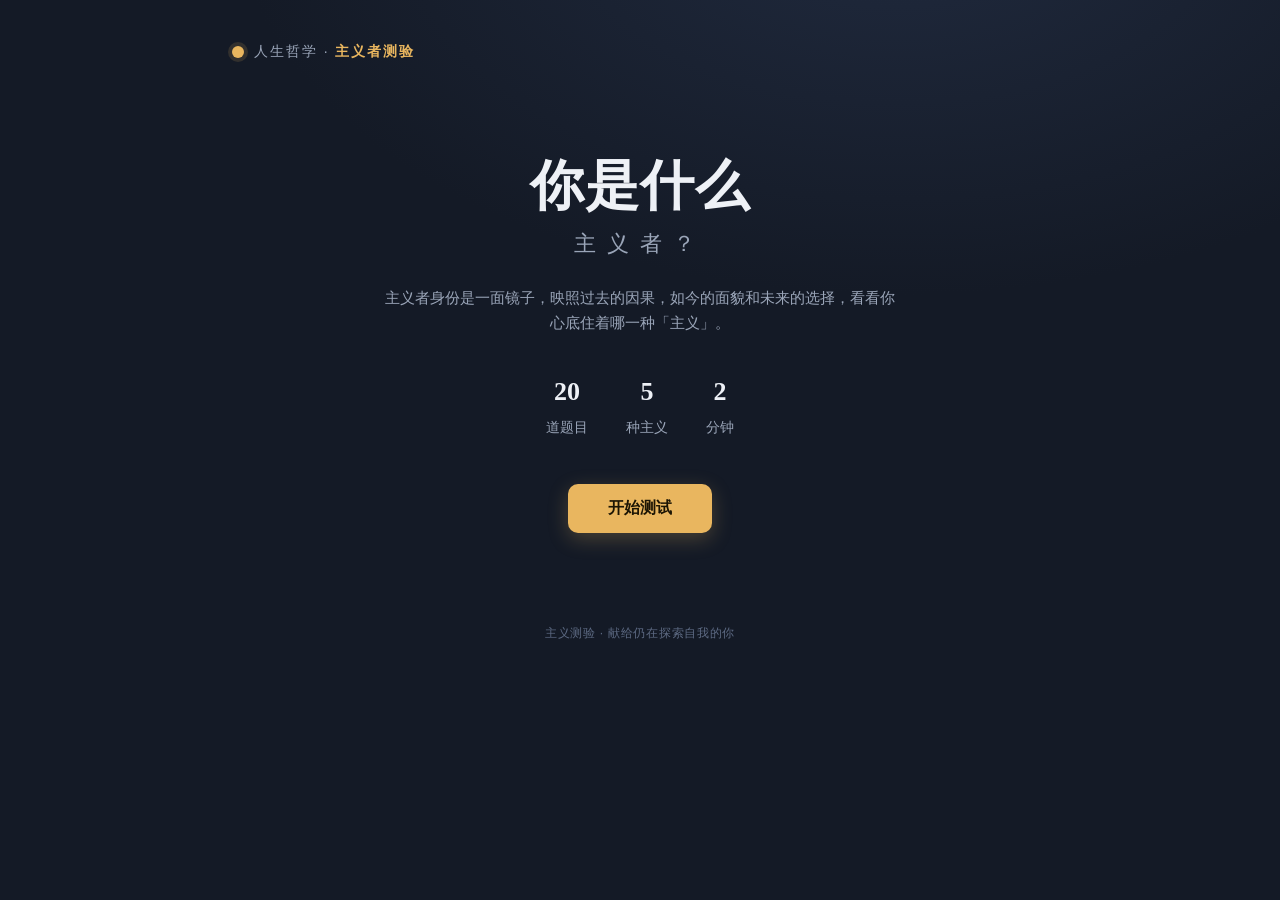
<file: 前端样板源代码.html>
<!DOCTYPE html>
<html lang="zh-CN">
<head>
<meta charset="UTF-8">
<meta name="viewport" content="width=device-width, initial-scale=1.0">
<title>你是什么主义者 · 人生哲学测试</title>
<link rel="icon" href="data:image/svg+xml,%3Csvg xmlns='http://www.w3.org/2000/svg' viewBox='0 0 100 100'%3E%3Ccircle cx='50' cy='50' r='42' fill='%23222b3d'/%3E%3Ctext x='50' y='66' font-size='52' text-anchor='middle' fill='%23e9b65f'%3E%E2%97%8B%3C/text%3E%3C/svg%3E">
<link rel="preconnect" href="https://miaoda.feishu.cn">
<link rel="stylesheet" href="https://miaoda.feishu.cn/fonts/css2?family=Noto+Serif+SC:wght@400;600;700;900&family=Noto+Sans+SC:wght@300;400;500;700&display=swap">
<style>
:root{
  --bg:#141a26; --bg2:#1b2232; --panel:#222b3d; --panel2:#293349;
  --ink:#eef1f6; --muted:#9aa5b8; --line:#343f55;
  --accent:#e9b65f; --accent-soft:rgba(233,182,95,.14);
  --id: #6ea8fe; --re:#5cc8a8; --ex:#c78bf5; --he:#f0a35e; --ni:#8a93a8;
}
*{box-sizing:border-box;margin:0;padding:0}
html{scroll-behavior:smooth}
body{
  background:radial-gradient(1200px 700px at 70% -10%, #202a3e 0%, var(--bg) 55%);
  color:var(--ink);
  font-family:"Noto Sans SC",-apple-system,"PingFang SC","Microsoft YaHei",sans-serif;
  line-height:1.7; min-height:100vh; -webkit-font-smoothing:antialiased;
}
h1,h2,h3,.serif{font-family:"Noto Serif SC","Songti SC",serif}
.wrap{max-width:880px;margin:0 auto;padding:40px 32px 80px}
/* ===== 顶部 ===== */
header.top{display:flex;align-items:center;gap:10px;margin-bottom:34px}
header.top .dot{width:12px;height:12px;border-radius:50%;background:var(--accent);box-shadow:0 0 0 4px var(--accent-soft)}
header.top .brand{font-size:14px;letter-spacing:.14em;color:var(--muted)}
header.top .brand b{color:var(--accent);font-weight:600}
/* ===== 视图通用 ===== */
.view{animation:fade .5s ease}
@keyframes fade{from{opacity:0;transform:translateY(10px)}to{opacity:1;transform:none}}
.hidden{display:none!important}
/* ===== 开始页 ===== */
.hero{text-align:center;padding:56px 20px 30px}
.hero .kicker{display:inline-block;font-size:13px;letter-spacing:.28em;color:var(--accent);border:1px solid var(--line);padding:6px 16px;border-radius:999px;margin-bottom:30px}
.hero h1{font-size:54px;font-weight:900;line-height:1.2;letter-spacing:.02em}
.hero h1 .thin{display:block;font-weight:400;color:var(--muted);font-size:22px;margin-top:12px;letter-spacing:.5em}
.hero p.sub{color:var(--muted);max-width:520px;margin:28px auto 0;font-size:15px}
.hero .countline{margin-top:34px;display:flex;justify-content:center;gap:38px;color:var(--muted);font-size:14px}
.hero .countline span b{display:block;font-family:"Noto Serif SC",serif;font-size:26px;color:var(--ink);font-weight:700;margin-bottom:2px}
.btn{
  display:inline-block;background:var(--accent);color:#1c1504;font-weight:700;
  padding:14px 40px;border-radius:10px;font-size:16px;border:none;cursor:pointer;
  font-family:inherit;transition:transform .15s, box-shadow .15s, background .2s;
  box-shadow:0 6px 20px rgba(233,182,95,.25);
}
.btn:hover{transform:translateY(-2px);background:#f2c57a;box-shadow:0 10px 26px rgba(233,182,95,.32)}
.btn:active{transform:translateY(0)}
.btn.ghost{background:transparent;color:var(--ink);border:1px solid var(--line);box-shadow:none}
.btn.ghost:hover{background:var(--panel);box-shadow:none}
.btn:disabled{opacity:.4;cursor:not-allowed;transform:none;box-shadow:none}
.hero .start{margin-top:44px}
.hero .note{margin-top:22px;font-size:13px;color:#6c7891}
/* ===== 答题页 ===== */
.quiz-head{display:flex;align-items:center;justify-content:space-between;margin-bottom:18px}
.quiz-head .qnum{font-family:"Noto Serif SC",serif;font-size:17px;color:var(--accent);font-weight:700}
.quiz-head .qnum span{font-size:13px;color:var(--muted);font-weight:400}
.progress{height:4px;background:var(--panel);border-radius:2px;overflow:hidden;margin-bottom:34px}
.progress i{display:block;height:100%;width:0%;background:linear-gradient(90deg,var(--accent),#f2c57a);border-radius:2px;transition:width .35s ease}
.card{background:var(--panel);border:1px solid var(--line);border-radius:16px;padding:34px 36px;box-shadow:0 12px 30px rgba(0,0,0,.25)}
.card h2{font-size:23px;font-weight:700;line-height:1.55;margin-bottom:30px}
.opts{display:grid;gap:14px}
.opt{
  position:relative;display:block;text-align:left;width:100%;
  background:var(--panel2);border:1px solid var(--line);border-radius:12px;
  padding:16px 18px 16px 54px;color:var(--ink);font-size:15px;cursor:pointer;
  font-family:inherit;line-height:1.6;transition:border-color .15s, background .15s, transform .1s;
}
.opt .tag{position:absolute;left:16px;top:50%;transform:translateY(-50%);width:24px;height:24px;border-radius:8px;border:1px solid var(--line);display:flex;align-items:center;justify-content:center;font-size:12px;color:var(--muted);transition:.15s}
.opt:hover{border-color:#4a587a;background:#2c3750;transform:translateX(3px)}
.opt.sel{border-color:var(--accent);background:var(--accent-soft)}
.opt.sel .tag{background:var(--accent);border-color:var(--accent);color:#1c1504;font-weight:700}
.quiz-nav{display:flex;justify-content:space-between;align-items:center;margin-top:28px}
.quiz-nav .hint{font-size:13px;color:#6c7891}
/* ===== 结果页 ===== */
.result-hero{text-align:center;margin-bottom:26px}
.result-hero .kicker{font-size:13px;letter-spacing:.24em;color:var(--muted)}
.result-hero h1{font-size:44px;font-weight:900;margin-top:10px}
.result-hero h1 em{font-style:normal;color:var(--accent)}
.result-hero .pct{font-size:15px;color:var(--muted);margin-top:8px}
.result-hero .pct b{color:var(--accent);font-size:22px;font-family:"Noto Serif SC",serif}
.badge{display:inline-block;margin-top:18px;padding:8px 22px;border-radius:999px;font-size:14px;font-weight:600;border:1px solid var(--line);background:var(--panel)}
.grid{display:grid;grid-template-columns:1.05fr .95fr;gap:18px;margin-top:6px}
.chart-card,.desc-card{background:var(--panel);border:1px solid var(--line);border-radius:16px;padding:24px}
.card-title{font-size:13px;letter-spacing:.18em;color:var(--muted);margin-bottom:14px}
.ism-list{display:grid;gap:12px}
.ism-row{display:grid;grid-template-columns:86px 1fr 44px;align-items:center;gap:12px}
.ism-row .name{font-size:14px;font-weight:600}
.ism-row .bar{height:10px;background:var(--panel2);border-radius:6px;overflow:hidden}
.ism-row .bar i{display:block;height:100%;border-radius:6px;transition:width .6s ease}
.ism-row .val{font-family:"Noto Serif SC",serif;font-size:14px;text-align:right;color:var(--muted)}
.desc{margin-top:4px;font-size:15px;color:#d4dae6;line-height:1.85}
.desc .lead{font-family:"Noto Serif SC",serif;font-size:17px;color:var(--ink);font-weight:600;display:block;margin-bottom:8px}
.desc .kw{margin-top:14px;display:flex;flex-wrap:wrap;gap:8px}
.kw span{font-size:12px;padding:4px 12px;border-radius:999px;border:1px solid var(--line);color:var(--muted)}
.actions{display:flex;justify-content:center;gap:14px;margin-top:30px}
footer{text-align:center;color:#5d6a83;font-size:12px;margin-top:60px;letter-spacing:.06em}
@media(max-width:760px){
  .wrap{padding:26px 16px 60px}
  .hero h1{font-size:38px}
  .card{padding:24px 20px}
  .grid{grid-template-columns:1fr}
  .ism-row{grid-template-columns:70px 1fr 40px}
  .hero .countline{gap:24px}
}
@media(prefers-reduced-motion:reduce){*{transition:none!important;animation:none!important}}
</style>
</head>
<body>
<div class="wrap">

  <!-- ===== 视图：开始 ===== -->
  <section id="view-start" class="view">
    <header class="top"><span class="dot"></span><div class="brand">人生哲学 · <b>主义者测验</b></div></header>
    <div class="hero">
      <h1>你是什么<br><span class="thin">主义者？</span></h1>
      <p class="sub">主义者身份是一面镜子，映照过去的因果，如今的面貌和未来的选择，看看你心底住着哪一种「主义」。</p>
      <div class="countline">
        <span><b>20</b>道题目</span>
        <span><b>5</b>种主义</span>
        <span><b>2</b>分钟</span>
      </div>
      <div class="start"><button class="btn" id="btnStart">开始测试</button></div>
    </div>
  </section>

  <!-- ===== 视图：答题 ===== -->
  <section id="view-quiz" class="view hidden">
    <header class="top"><span class="dot"></span><div class="brand">第 <span id="hNum">1</span> 题 / 共 20 题</div></header>
    <div class="quiz-head">
      <div class="qnum" id="qnumLabel">第 1 题</div>
      <button class="btn ghost" id="btnRestart" style="padding:8px 18px;font-size:13px">重新开始</button>
    </div>
    <div class="progress"><i id="progBar"></i></div>
    <div class="card">
      <h2 id="qTitle"></h2>
      <div class="opts" id="optsBox"></div>
      <div class="quiz-nav">
        <button class="btn ghost" id="btnPrev" style="padding:10px 26px;font-size:14px">上一题</button>
        <button class="btn" id="btnNext" style="padding:10px 30px;font-size:14px">下一题</button>
      </div>
    </div>
  </section>

  <!-- ===== 视图：结果 ===== -->
  <section id="view-result" class="view hidden">
    <header class="top"><span class="dot"></span><div class="brand">你的 · <b>主义画像</b></div></header>
    <div class="result-hero">
      <h1 id="resTitle"></h1>
      <div class="pct">该主义倾向强度 <b id="resPct"></b></div>
    </div>
    <div class="grid">
      <div class="desc-card" style="grid-column:1/-1">
        <p class="desc"><span class="lead" id="descLead"></span><span id="descBody"></span></p>
        <div class="ism-list" id="ismList" style="margin-top:18px"></div>
        <div class="kw" id="kwBox"></div>
      </div>
    </div>
    <div class="actions">
      <button class="btn ghost" id="btnAgain">再测一次</button>
    </div>
  </section>

  <footer>主义测验 · 献给仍在探索自我的你</footer>
</div>

<script>
/* ============================================================
   主义定义
============================================================ */
const ISMS = {
  IDL:{name:"理想主义",color:"var(--id)",css:"#6ea8fe",descLead:"你相信世界可以更好。",desc:"理想主义者的目光总落在应然之上——他们不满足于现状，愿意为更美好的图景投入热情与坚持。你重视信念、愿景与价值，哪怕前路漫漫，也愿意做那个先点亮火把的人。",
       kw:["信念","愿景","坚持","热忱"]},
  REL:{name:"现实主义",color:"var(--re)",css:"#5cc8a8",descLead:"你务实、清醒，看见事物本来的样子。",desc:"现实主义不追逐幻影，而是直面眼前的约束与可能。你习惯权衡现实、计算利弊，把理想落成可执行的一步步。对你而言，能真正改变生活的，远比漂亮的空谈更重要。",
       kw:["务实","清醒","权衡","效率"]},
  EXT:{name:"存在主义",color:"var(--ex)",css:"#c78bf5",descLead:"你相信意义由自己定义。",desc:"存在主义拒绝被标签与既定的答案束缚。你重视自由选择、个体体验与当下的真实感受，坦然接受不确定，并在其中活出自己的版本。世界没有说明书，而你就是作者。",
       kw:["自由","选择","体验","真实"]},
  HED:{name:"享乐主义",color:"var(--he)",css:"#f0a35e",descLead:"你忠于感受，活在当下。",desc:"享乐主义并不浅薄，它真诚地承认快乐与舒适是生活重要的组成部分。你懂得善待自己，为愉悦、感官与松弛留出位置，不被过度的责任压垮。能好好享受此刻，就是你的生活智慧。",
       kw:["愉悦","当下","善待","松弛"]},
  NIL:{name:"虚无主义",color:"var(--ni)",css:"#8a93a8",descLead:"你对宏大叙事保持冷静的怀疑。",desc:"虚无主义并非绝望，而是一种清醒的审视：你很少被口号与宏大意义轻易打动，倾向看透表象、保持距离。这种疏离让你在喧嚣中拥有难得的冷静，但也提醒你，意义的空白正等待你自己去填满。",
       kw:["清醒","怀疑","疏离","审视"]}
};

/* 题目数据：每道题 4 个选项，s 为对应主义键 */
const QUESTIONS = [
  {q:"你觉得人生的意义从何而来？",
   opts:[{t:"源于先天崇高使命",s:"IDL"},{t:"由自己选择与行动创造",s:"EXT"},{t:"源于现实生活成就",s:"REL"},{t:"本就不存在先天意义",s:"NIL"}]},
  {q:"理想低薪工作 vs 高薪枯燥工作，你选？",
   opts:[{t:"选理想的工作",s:"IDL"},{t:"选自己认同的",s:"EXT"},{t:"选收入高的",s:"REL"},{t:"选轻松钱多的",s:"HED"}]},
  {q:"你怎么看待道德与规则？",
   opts:[{t:"存在绝对善恶真理",s:"IDL"},{t:"由人自主约定选择",s:"EXT"},{t:"是现实运行底线",s:"REL"},{t:"只是人为利益共识",s:"NIL"}]},
  {q:"当下快乐和长远目标，你更倾向？",
   opts:[{t:"为长远目标克制当下",s:"IDL"},{t:"由自己定义轻重",s:"EXT"},{t:"平衡现实与长远",s:"REL"},{t:"优先当下快乐",s:"HED"}]},
  {q:"做重大决定的核心依据是？",
   opts:[{t:"内心的原则与信念",s:"IDL"},{t:"自己真实的意愿",s:"EXT"},{t:"现实条件与收益",s:"REL"},{t:"自身的舒适开心",s:"HED"}]},
  {q:"人生价值该如何衡量？",
   opts:[{t:"看理想实现程度",s:"IDL"},{t:"由自身感受定义",s:"EXT"},{t:"看实际成就贡献",s:"REL"},{t:"本无固有价值标准",s:"NIL"}]},
  {q:"理想与现实规则冲突时，你会？",
   opts:[{t:"坚持理想绝不妥协",s:"IDL"},{t:"自主判断并承担后果",s:"EXT"},{t:"调整自己适应现实",s:"REL"},{t:"怎么选都无差别",s:"NIL"}]},
  {q:"怎么看待人生的痛苦与挫折？",
   opts:[{t:"是通往理想的磨练",s:"IDL"},{t:"是自选人生的一部分",s:"EXT"},{t:"是需要解决的问题",s:"REL"},{t:"是该避开的坏事",s:"HED"}]},
  {q:"你相信存在永恒的绝对真理吗？",
   opts:[{t:"存在，是世界根本",s:"IDL"},{t:"不重要，人自定义",s:"EXT"},{t:"没有，只有客观规律",s:"REL"},{t:"不存在，是主观建构",s:"NIL"}]},
  {q:"永远快乐但不再成长的生活，你接受吗？",
   opts:[{t:"不接受，要追求精神高度",s:"IDL"},{t:"不接受，不愿放弃选择自由",s:"EXT"},{t:"不现实，快乐无法持续",s:"REL"},{t:"接受，快乐就是终极目的",s:"HED"}]},
  {q:"你努力奋斗的根本目的是？",
   opts:[{t:"实现理想抱负",s:"IDL"},{t:"活成自己想要的样子",s:"EXT"},{t:"提升生活条件与地位",s:"REL"},{t:"好好享受人生",s:"HED"}]},
  {q:"怎么看待「努力也没结果」？",
   opts:[{t:"付出过程本身有意义",s:"IDL"},{t:"选择努力就是自我确认",s:"EXT"},{t:"正常，现实本就如此",s:"REL"},{t:"本来就没什么真结果",s:"NIL"}]},
  {q:"面对主流价值观，你的态度是？",
   opts:[{t:"错的就要反对",s:"IDL"},{t:"自主选择认同与否",s:"EXT"},{t:"尽量顺应减少阻碍",s:"REL"},{t:"无所谓对错，随波逐流",s:"NIL"}]},
  {q:"你更认同哪种生活态度？",
   opts:[{t:"向着崇高目标攀登",s:"IDL"},{t:"尽情体验，自定义活法",s:"EXT"},{t:"脚踏实地稳步前进",s:"REL"},{t:"及时行乐，开心就好",s:"HED"}]},
  {q:"你觉得真正的自由是什么？",
   opts:[{t:"遵从内心良知与理想",s:"IDL"},{t:"自主选择并承担后果",s:"EXT"},{t:"拥有足够现实资源",s:"REL"},{t:"自由本质上不存在",s:"NIL"}]},
  {q:"意识到很多事没意义时，你会？",
   opts:[{t:"寻找更崇高的价值",s:"IDL"},{t:"自己创造新的意义",s:"EXT"},{t:"先做好手头的事",s:"REL"},{t:"轻松了，不用勉强自己",s:"HED"}]},
  {q:"着手做事前，你首先考虑？",
   opts:[{t:"这件事是否正确",s:"IDL"},{t:"是不是自己想做的",s:"EXT"},{t:"能不能做成、收益如何",s:"REL"},{t:"好不好玩、开不开心",s:"HED"}]},
  {q:"你怎么看待死亡？",
   opts:[{t:"精神与理想可以永存",s:"IDL"},{t:"有限让选择更有意义",s:"EXT"},{t:"是必然的自然规律",s:"REL"},{t:"是一切的彻底终结",s:"NIL"}]},
  {q:"对于「别人的期待」，你怎么看？",
   opts:[{t:"符合正义就值得达成",s:"IDL"},{t:"与我无关，我为自己负责",s:"EXT"},{t:"是维持关系的必要方式",s:"REL"},{t:"毫无意义，不必在意",s:"NIL"}]},
  {q:"人类文明发展的终极方向是？",
   opts:[{t:"走向更高的正义与真理",s:"IDL"},{t:"无固定方向，由人塑造",s:"EXT"},{t:"走向更发达的生产力",s:"REL"},{t:"没有终极方向，终将消亡",s:"NIL"}]}
];

/* ============================================================
   状态
============================================================ */
let answers = new Array(QUESTIONS.length).fill(null);
let cur = 0;

const $ = id => document.getElementById(id);

/* ============================================================
   视图切换
============================================================ */
function showView(name){
  ["start","quiz","result"].forEach(v=>$("view-"+v).classList.toggle("hidden", v!==name));
  if(name==="result") setTimeout(renderResult, 60);
  window.scrollTo({top:0, behavior:"smooth"});
}

/* ============================================================
   答题逻辑
============================================================ */
function renderQ(){
  const q = QUESTIONS[cur];
  $("qnumLabel").textContent = "第 " + (cur+1) + " 题";
  $("hNum").textContent = cur+1;
  $("qTitle").textContent = q.q;
  $("progBar").style.width = ((cur)/(QUESTIONS.length-1)*100) + "%";
  $("optsBox").innerHTML = "";
  const labels = ["A","B","C","D"];
  q.opts.forEach((o,i)=>{
    const b = document.createElement("button");
    b.className = "opt" + (answers[cur]===i?" sel":"");
    b.innerHTML = '<span class="tag">'+labels[i]+'</span>'+o.t;
    b.onclick = ()=>{ answers[cur]=i; renderQ(); };
    $("optsBox").appendChild(b);
  });
  $("btnPrev").disabled = cur===0;
  $("btnNext").textContent = cur===QUESTIONS.length-1 ? "查看结果" : "下一题";
}
function nextQ(){
  if(cur < QUESTIONS.length-1){ cur++; renderQ(); }
  else {
    if(answers.some(a=>a===null)){ return; }
    showView("result");
  }
}
function prevQ(){ if(cur>0){ cur--; renderQ(); } }

/* ============================================================
   结果
============================================================ */
function renderResult(){
  const scores = {IDL:0,REL:0,EXT:0,HED:0,NIL:0};
  for(let i=0;i<QUESTIONS.length;i++){
    const opt = QUESTIONS[i].opts[answers[i]];
    scores[opt.s]++;
  }
  const total = QUESTIONS.length;
  const keys = Object.keys(scores);
  const topKey = keys.reduce((a,b)=> scores[b]>scores[a]?b:a);
  const top = ISMS[topKey];
  const topPct = Math.round(scores[topKey]/total*100);

  $("resTitle").innerHTML = "你是一名 <em>"+top.name+"者</em>";
  $("resPct").textContent = topPct + "%";
  $("descLead").textContent = top.descLead;
  $("descBody").textContent = top.desc;

  // 列表
  $("ismList").innerHTML = "";
  const sorted = keys.slice().sort((a,b)=>scores[b]-scores[a]);
  sorted.forEach(k=>{
    const s = scores[k], pct = Math.round(s/total*100);
    const row = document.createElement("div");
    row.className = "ism-row";
    row.innerHTML = '<span class="name" style="color:'+ISMS[k].css+'">'+ISMS[k].name+'</span>'+
      '<span class="bar"><i style="width:'+pct+'%;background:'+ISMS[k].css+'"></i></span>'+
      '<span class="val">'+pct+'%</span>';
    $("ismList").appendChild(row);
  });

  // 关键词
  $("kwBox").innerHTML = top.kw.map(k=>"<span>"+k+"</span>").join("");
}

/* ============================================================
   事件
============================================================ */
$("btnStart").onclick = ()=>{ showView("quiz"); renderQ(); };
$("btnNext").onclick = nextQ;
$("btnPrev").onclick = prevQ;
$("btnAgain").onclick = ()=>{ answers = new Array(QUESTIONS.length).fill(null); cur=0; showView("quiz"); renderQ(); };
$("btnRestart").onclick = $("btnAgain").onclick;
document.addEventListener("keydown", e=>{
  if($("view-quiz").classList.contains("hidden")) return;
  if(["1","2","3","4"].includes(e.key)){ const i=+e.key-1; if(i<QUESTIONS[cur].opts.length){answers[cur]=i; renderQ();} }
  else if(e.key==="ArrowRight") nextQ();
  else if(e.key==="ArrowLeft") prevQ();
});
</script>
</body>
</html>
</file>
<file: css/main.css>
/* 公共基础、导航与首页：成员一；答题页与结果页：成员二。 */
:root {
  --bg: #141a26;
  --panel: #1d2637;
  --panel-soft: #232e42;
  --ink: #eef1f6;
  --muted: #acb6c8;
  --line: #364258;
  --accent: #e9b65f;
  --accent-soft: rgba(233, 182, 95, .1);
}
* { box-sizing: border-box; }
html { color-scheme: dark; scroll-behavior: smooth; }
body {
  margin: 0;
  background: radial-gradient(ellipse at 75% 0, #26334a 0, transparent 48%), var(--bg);
  color: var(--ink);
  font-family: "Microsoft YaHei", "PingFang SC", sans-serif;
  font-size: 15px;
  line-height: 1.8;
}
a { color: inherit; text-decoration: none; }
button { font: inherit; }
a, button { -webkit-tap-highlight-color: transparent; }
a:focus-visible, button:focus-visible { outline: 2px solid var(--accent); outline-offset: 5px; }
h1, h2, h3, p { margin: 0; }
h1, h2, h3, .serif { font-family: "Noto Serif SC", "Songti SC", SimSun, serif; }
/* 最大宽度与左右自动外边距实现 PC 页面整体水平居中。 */
.container { width: calc(100% - 64px); max-width: 1120px; margin: 0 auto; }
.site-header { border-bottom: 1px solid var(--line); }
.header-inner { min-height: 88px; display: flex; align-items: center; justify-content: space-between; gap: 24px; }
.brand { display: flex; align-items: center; gap: 12px; white-space: nowrap; }
.brand-mark { display: inline-flex; align-items: center; justify-content: center; width: 36px; height: 36px; border: 1px solid var(--accent); border-radius: 50%; color: var(--accent); font-size: 24px; }
.brand-name { font-size: 15px; letter-spacing: .12em; }
.brand-name b { color: var(--accent); font-weight: 500; }
.site-nav { display: flex; flex-wrap: wrap; gap: 30px; }
.site-nav span { position: relative; display: block; padding: 28px 0; color: var(--muted); font-size: 14px; }
.site-nav span:hover, .site-nav span[aria-current="page"] { color: var(--accent); }
.site-nav span[aria-current="page"]::after { content: ""; position: absolute; bottom: 16px; left: 0; right: 0; height: 2px; background: var(--accent); }
.eyebrow { color: var(--accent); font-size: 12px; letter-spacing: .22em; }
.muted { color: var(--muted); }
.button { display: inline-flex; align-items: center; justify-content: center; gap: 16px; min-height: 48px; padding: 11px 28px; border: 1px solid var(--accent); border-radius: 8px; background: var(--accent); color: #231b0f; font-weight: 700; line-height: 1.6; transition: background .2s, transform .2s; }
a.button:hover { background: #f3c77f; transform: translateY(-2px); }
.button-secondary { border-color: var(--line); background: transparent; color: var(--ink); }
a.button-secondary:hover { background: var(--panel-soft); }
.button:disabled { opacity: .45; cursor: not-allowed; }
.site-footer { margin-top: 72px; border-top: 1px solid var(--line); }
.footer-inner { display: flex; align-items: center; justify-content: space-between; flex-wrap: wrap; gap: 12px; min-height: 84px; padding-block: 20px; color: var(--muted); font-size: 12px; }
.footer-links { display: flex; gap: 22px; }
.footer-links a:hover { color: var(--accent); }
/* 首页：成员一。 */
.hero { display: grid; grid-template-columns: 1.1fr .9fr; align-items: center; gap: 48px; padding-block: 76px 64px; }
.hero h1 { margin-top: 24px; font-size: clamp(46px, 4.8vw, 68px); font-weight: 700; line-height: 1.3; letter-spacing: .03em; }
.hero h1 span { color: var(--accent); }
.hero-description { max-width: 460px; margin-top: 24px; color: var(--muted); line-height: 2; }
.hero-actions { display: flex; flex-wrap: wrap; gap: 14px; margin-top: 32px; }
.hero-facts { display: flex; gap: 0; margin-top: 36px; }
.hero-facts p { padding-inline: 24px; border-left: 1px solid var(--line); color: var(--muted); font-size: 12px; }
.hero-facts p:first-child { padding-left: 0; border-left: 0; }
.hero-facts strong { margin-right: 6px; color: var(--ink); font-size: 23px; font-weight: 500; }
/* 装饰使用定位与 CSS 圆环，无需外部图片或字体资源。 */
.hero-art { position: relative; min-height: 390px; display: flex; align-items: center; justify-content: center; }
.orbit { position: absolute; width: 330px; height: 330px; border: 1px solid #49536a; border-radius: 50%; }
.orbit::before { content: ""; position: absolute; inset: 33px; border: 1px dashed #485369; border-radius: 50%; }
.orbit::after { content: ""; position: absolute; top: 33px; right: 45px; width: 10px; height: 10px; border-radius: 50%; background: var(--accent); box-shadow: 0 0 24px #e9b65f66; }
.art-center { position: relative; display: flex; flex-direction: column; align-items: center; justify-content: center; width: 208px; height: 208px; border: 1px solid #786747; border-radius: 50%; background: radial-gradient(circle, #313744, #1c2638); box-shadow: 0 0 60px #e9b65f0a; }
.art-symbol { color: var(--accent); font-family: Georgia, serif; font-size: 80px; line-height: 1.1; }
.art-caption { color: var(--muted); font-size: 12px; letter-spacing: .2em; margin-top: 12px; }
.orbit-label { position: absolute; padding: 5px 14px; border: 1px solid var(--line); border-radius: 24px; background: #1b2536; color: #d3d9e4; font-size: 12px; }
.label-one { top: 27px; left: 45px; }
.label-two { top: 96px; right: 1px; }
.label-three { bottom: 60px; right: 15px; }
.label-four { bottom: 23px; left: 65px; }
.label-five { top: 190px; left: 0; }
.section-heading { display: flex; align-items: end; justify-content: space-between; flex-wrap: wrap; gap: 16px; margin-bottom: 22px; }
.section-heading h2 { font-size: 25px; }
.section-heading p { color: var(--muted); font-size: 13px; }
.philosophy-grid { display: grid; grid-template-columns: repeat(5, minmax(0, 1fr)); gap: 14px; }
.philosophy-card { padding: 24px 20px; border: 1px solid var(--line); border-radius: 12px; background: var(--panel); }
.card-index { color: var(--accent); font-size: 12px; letter-spacing: .1em; }
.philosophy-card h3 { margin-top: 18px; font-size: 19px; }
.philosophy-card p { margin-top: 12px; color: var(--muted); font-size: 13px; }
.home-note { display: flex; align-items: center; gap: 20px; padding: 24px 28px; margin-top: 24px; border-left: 2px solid var(--accent); background: var(--accent-soft); border-radius: 0 10px 10px 0; }
.home-note h2 { white-space: nowrap; color: var(--accent); font-size: 18px; }
.home-note p { color: var(--muted); font-size: 13px; }
/* 答题页、结果页：成员二。 */
.breadcrumb { display: flex; flex-wrap: wrap; gap: 10px; margin-top: 28px; color: var(--muted); font-size: 12px; }
.breadcrumb a:hover { color: var(--accent); }
.page-heading { margin-block: 36px 28px; }
.page-heading h1 { margin-top: 8px; font-size: 36px; line-height: 1.5; }
.page-heading > p:last-child { margin-top: 8px; color: var(--muted); font-size: 14px; }
.page-heading-row { display: flex; justify-content: space-between; align-items: center; flex-wrap: wrap; gap: 20px; }
.preview-tag { display: inline-block; padding: 4px 12px; border: 1px solid #786747; border-radius: 20px; color: var(--accent); font-size: 12px; }
.quiz-layout { display: grid; grid-template-columns: minmax(0, 1fr) 280px; gap: 24px; align-items: start; }
.question-stack { display: grid; gap: 20px; }
.static-question { padding: 28px 32px; }
.static-question h2 { margin-block: 20px 8px; font-size: 22px; }
.static-question .answer-list { margin-top: 20px; }
.panel { border: 1px solid var(--line); background: var(--panel); border-radius: 14px; }
.question-panel { padding: 32px; }
.question-meta { display: flex; justify-content: space-between; gap: 14px; padding-bottom: 20px; border-bottom: 1px solid var(--line); color: var(--muted); font-size: 13px; }
.question-meta strong { color: var(--accent); font-weight: 500; }
.question-panel h2 { margin-block: 28px 10px; font-size: 25px; }
.question-hint { color: var(--muted); font-size: 13px; }
.answer-list { display: grid; gap: 14px; list-style: none; margin: 26px 0 0; padding: 0; }
.answer-option { display: flex; align-items: center; gap: 16px; padding: 16px 18px; border: 1px solid #43516b; border-radius: 9px; background: var(--panel-soft); }
.answer-letter { flex-shrink: 0; width: 29px; height: 29px; display: inline-flex; align-items: center; justify-content: center; border: 1px solid #63718a; border-radius: 7px; color: #c3ccdc; font-size: 12px; }
.answer-option.is-example { border-color: var(--accent); background: var(--accent-soft); }
.is-example .answer-letter { background: var(--accent); color: #231b0f; border-color: var(--accent); }
.answer-copy { flex: 1; }
.answer-example-label { color: var(--accent); font-size: 11px; }
.question-actions { display: flex; flex-wrap: wrap; justify-content: space-between; gap: 16px; margin-top: 28px; }
.layout-note { margin-top: 20px; color: var(--muted); font-size: 12px; line-height: 1.8; }
.side-panel { padding: 24px; }
.side-panel + .side-panel { margin-top: 20px; }
.side-panel h2 { margin-bottom: 18px; font-size: 19px; }
.question-numbers { display: grid; grid-template-columns: repeat(5, minmax(0, 1fr)); gap: 8px; list-style: none; padding: 0; margin: 0; }
.question-numbers li { display: flex; align-items: center; justify-content: center; aspect-ratio: 1; border: 1px solid var(--line); border-radius: 6px; color: var(--muted); font-size: 12px; }
.question-numbers .current { border-color: var(--accent); background: var(--accent-soft); color: var(--accent); }
.tip-list { padding-left: 18px; margin: 0; color: var(--muted); font-size: 13px; }
.tip-list li + li { margin-top: 12px; }
.result-layout { display: grid; grid-template-columns: minmax(0, 1.3fr) minmax(0, .8fr); gap: 24px; align-items: stretch; }
.result-primary { position: relative; overflow: hidden; padding: 40px; }
.result-watermark { position: absolute; right: 20px; top: 18px; color: #e9b65f0c; font-family: Georgia, serif; font-size: 180px; line-height: 1; pointer-events: none; }
.result-primary h2 { position: relative; margin-block: 18px 20px; font-size: 38px; line-height: 1.4; }
.result-primary h2 span { display: block; margin-bottom: 8px; color: var(--muted); font-family: "Microsoft YaHei", sans-serif; font-weight: 400; font-size: 14px; }
.result-primary h2 em { color: var(--accent); font-style: normal; }
.result-lead { margin-bottom: 12px; font-size: 19px; }
.result-description { position: relative; color: var(--muted); font-size: 14px; line-height: 2; }
.keyword-list { display: flex; flex-wrap: wrap; gap: 9px; padding: 0; margin: 24px 0 0; list-style: none; }
.keyword-list li { padding: 4px 14px; border: 1px solid #786747; background: var(--accent-soft); border-radius: 20px; color: var(--accent); font-size: 12px; }
.result-side { padding: 30px; }
.result-side h2 { margin-bottom: 20px; font-size: 22px; }
.profile-list { margin: 0; }
.profile-list div { padding-block: 13px; border-bottom: 1px solid var(--line); }
.profile-list div:first-child { padding-top: 0; }
.profile-list div:last-child { border: 0; padding-bottom: 0; }
.profile-list dt { color: var(--accent); font-size: 13px; }
.profile-list dd { margin: 5px 0 0; color: var(--muted); font-size: 13px; }
.reflection-grid { display: grid; grid-template-columns: repeat(3, minmax(0, 1fr)); gap: 20px; margin-top: 24px; }
.reflection-card { padding: 26px; }
.reflection-card h3 { margin-block: 10px; font-size: 19px; }
.reflection-card p { color: var(--muted); font-size: 13px; }
.result-actions { display: flex; justify-content: center; flex-wrap: wrap; gap: 14px; margin-top: 32px; }
.result-disclaimer { margin-top: 20px; text-align: center; color: var(--muted); font-size: 12px; }
/* 以 PC 为主，同时处理窄窗口，避免内容溢出。 */
@media (max-width: 1000px) {
  .hero { gap: 24px; }
  .hero-art { transform: scale(.86); }
  .philosophy-grid { grid-template-columns: repeat(3, minmax(0, 1fr)); }
  .quiz-layout { grid-template-columns: minmax(0, 1fr) 240px; }
}
@media (max-width: 760px) {
  .container { width: calc(100% - 32px); }
  .header-inner { flex-direction: column; gap: 0; padding-top: 20px; }
  .site-nav { gap: 28px; }
  .site-nav span { padding: 18px 0; }
  .site-nav span[aria-current="page"]::after { bottom: 10px; }
  .hero { grid-template-columns: 1fr; padding-block: 40px; gap: 12px; }
  .hero-art { min-height: 350px; transform: none; width: 100%; max-width: 400px; margin-inline: auto; }
  .orbit { width: 280px; height: 280px; }
  .label-one { top: 14px; left: 28px; }
  .label-two { right: 0; }
  .label-four { bottom: 10px; left: 45px; }
  .label-five { top: 170px; }
  .hero h1 { font-size: 46px; }
  .philosophy-grid { grid-template-columns: repeat(2, minmax(0, 1fr)); }
  .home-note { align-items: flex-start; flex-direction: column; gap: 8px; padding: 20px; }
  .quiz-layout, .result-layout, .reflection-grid { grid-template-columns: 1fr; }
  .question-panel, .result-primary, .result-side { padding: 24px; }
  .answer-option { padding: 14px; gap: 12px; flex-wrap: wrap; }
  .answer-copy { min-width: 0; }
  .answer-example-label { width: 100%; padding-left: 41px; }
  .result-primary h2 { font-size: 32px; }
  .page-heading h1 { font-size: 30px; }
  .site-footer { margin-top: 48px; }
}
@media (prefers-reduced-motion: reduce) {
  html { scroll-behavior: auto; }
  * { transition: none !important; }
}
</file>
